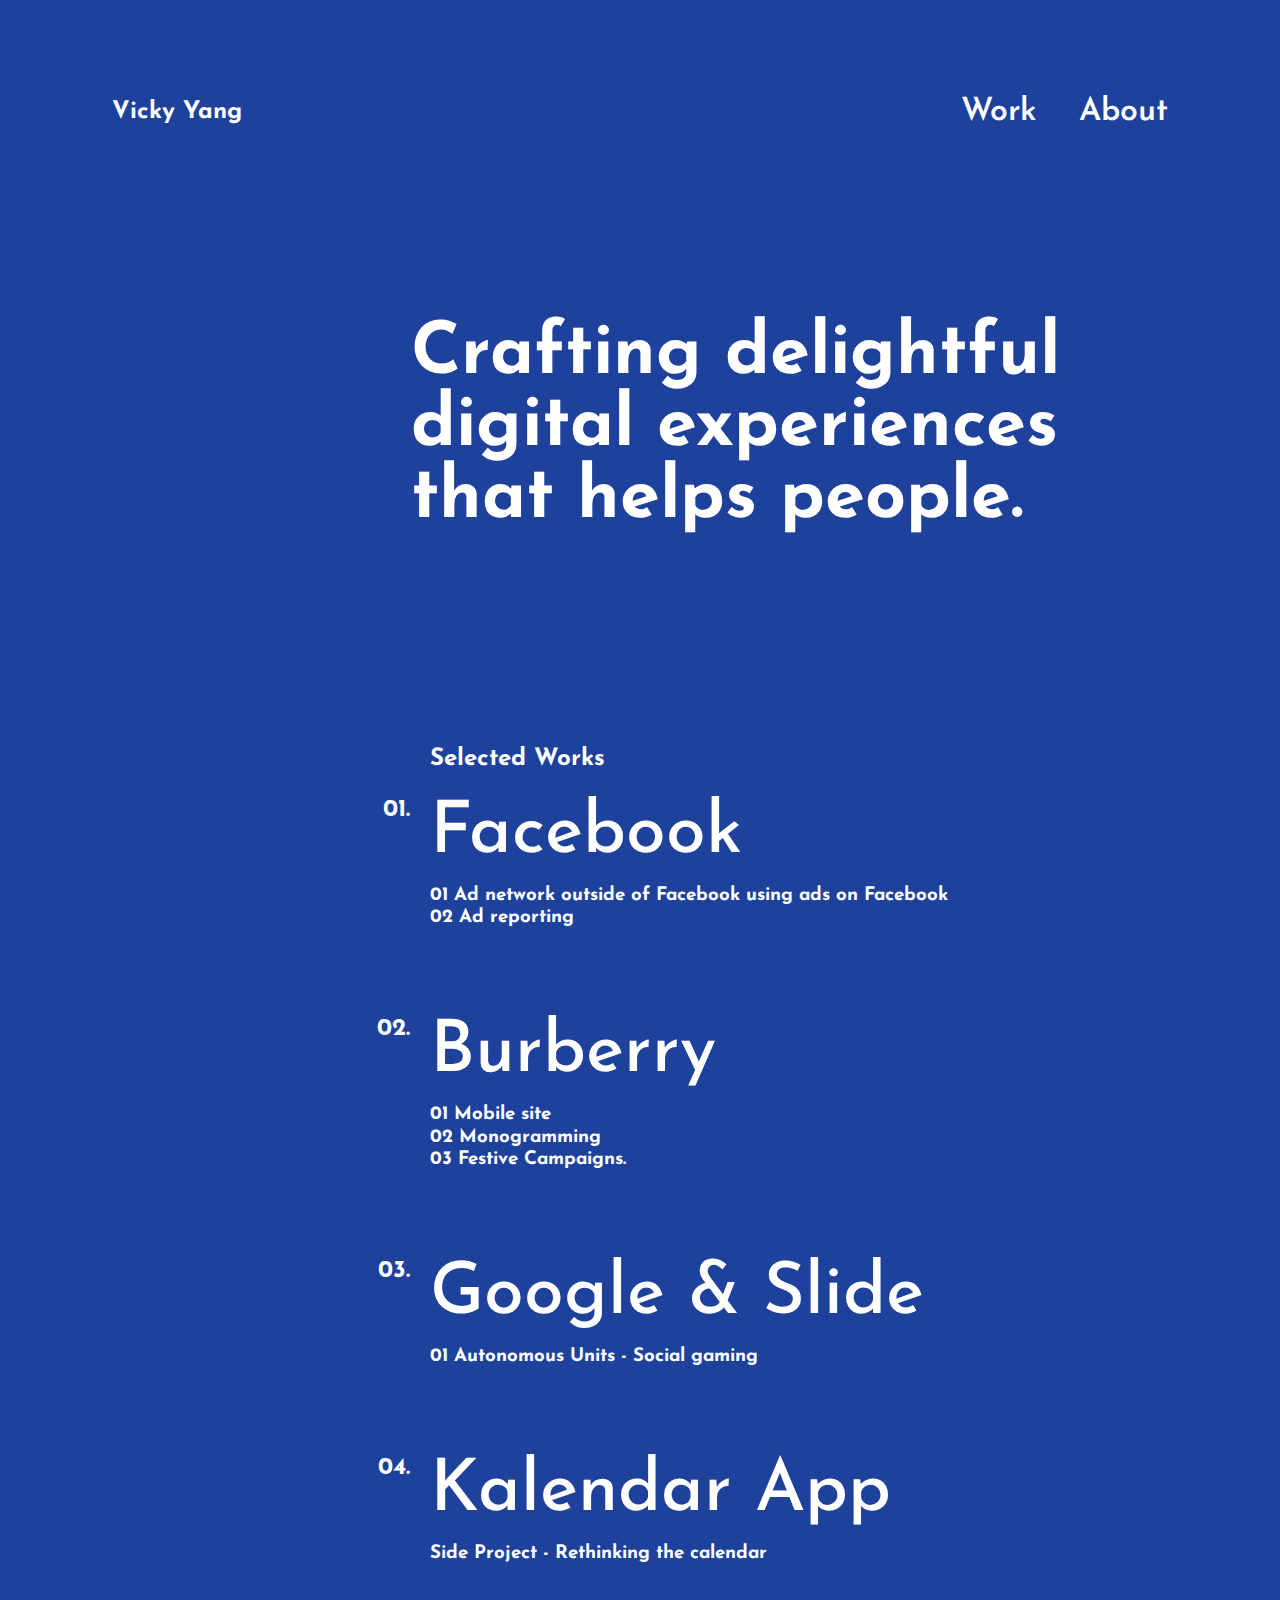
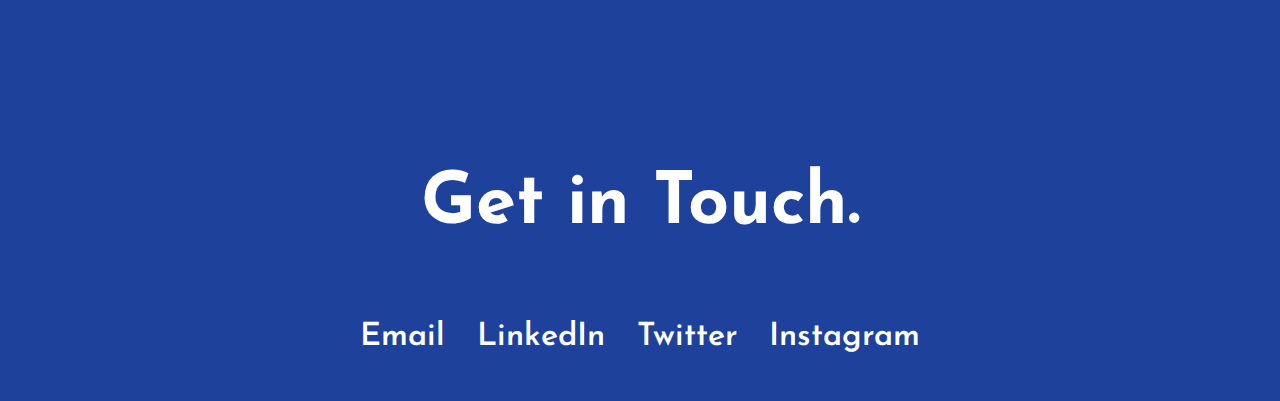
<file: index.html>
<!DOCTYPE html>

<html>
<head>
	<title>Vicky Yang</title>

	<link rel="stylesheet" type="text/css" href="assets/css/main.css">
</head>
<body>
	<header>

		<h2>Vicky Yang</h2>

		<nav>
			<a href="index.html">Work</a>
			<a href="about.html">About</a>			
		</nav>
	</header>

	<section class="quote">
		<h1>Crafting delightful digital experiences that helps people.</h1>
	</section>

	<section class="selected_works">
		<h2>Selected Works</h2>	
	</section>

	<section class="project">

		<div class="left_content">
			<h2>01.</h2>
		</div>

		<div class="right_content">
			<a href="project_facebook_ad.html">Facebook</a>
			<h3>01 Ad network outside of Facebook using ads on Facebook <br> 
			02 Ad reporting</h3>
		</div>
	</section>	


	<section class="project">


		<div class="left_content">
			<h2>02.</h2>
		</div>

		<div class="right_content">
			<a href="project_burberry.html">Burberry</a>
			<h3>01 Mobile site<br>
			02 Monogramming<br>
			03 Festive Campaigns.</h3>
		</div>

	</section>

	<section class="project">

		<div class="left_content">
			<h2>03.</h2>
		</div>	
		
		<div class="right_content">
			<a href="project_google.html">Google & Slide</a>
			<h3>01 Autonomous Units - Social gaming</h3>
		</div>

	</section>

	<section class="project">
	<div class="left_content">
		<h2>04.</h2>
	</div>
		
		<div class="right_content">
			<a href="project_side_kalendar">Kalendar App</a>
			<h3>Side Project - Rethinking the calendar</h3>
		</div>

	</section>

	<section class="get_in_touch">
		<h1>Get in Touch.</h1>
	</section>

	
	<footer>
		<a href="mailto:viccivicky@gamil.com">Email</a>
		<a href="https://www.linkedin.com/in/lemonicce/">LinkedIn</a>
		<a href="https://twitter.com/VicciVicky">Twitter</a>
		<a href="https://www.instagram.com/vicci/">Instagram</a>
	</footer>
	

</body>
</html>
</file>
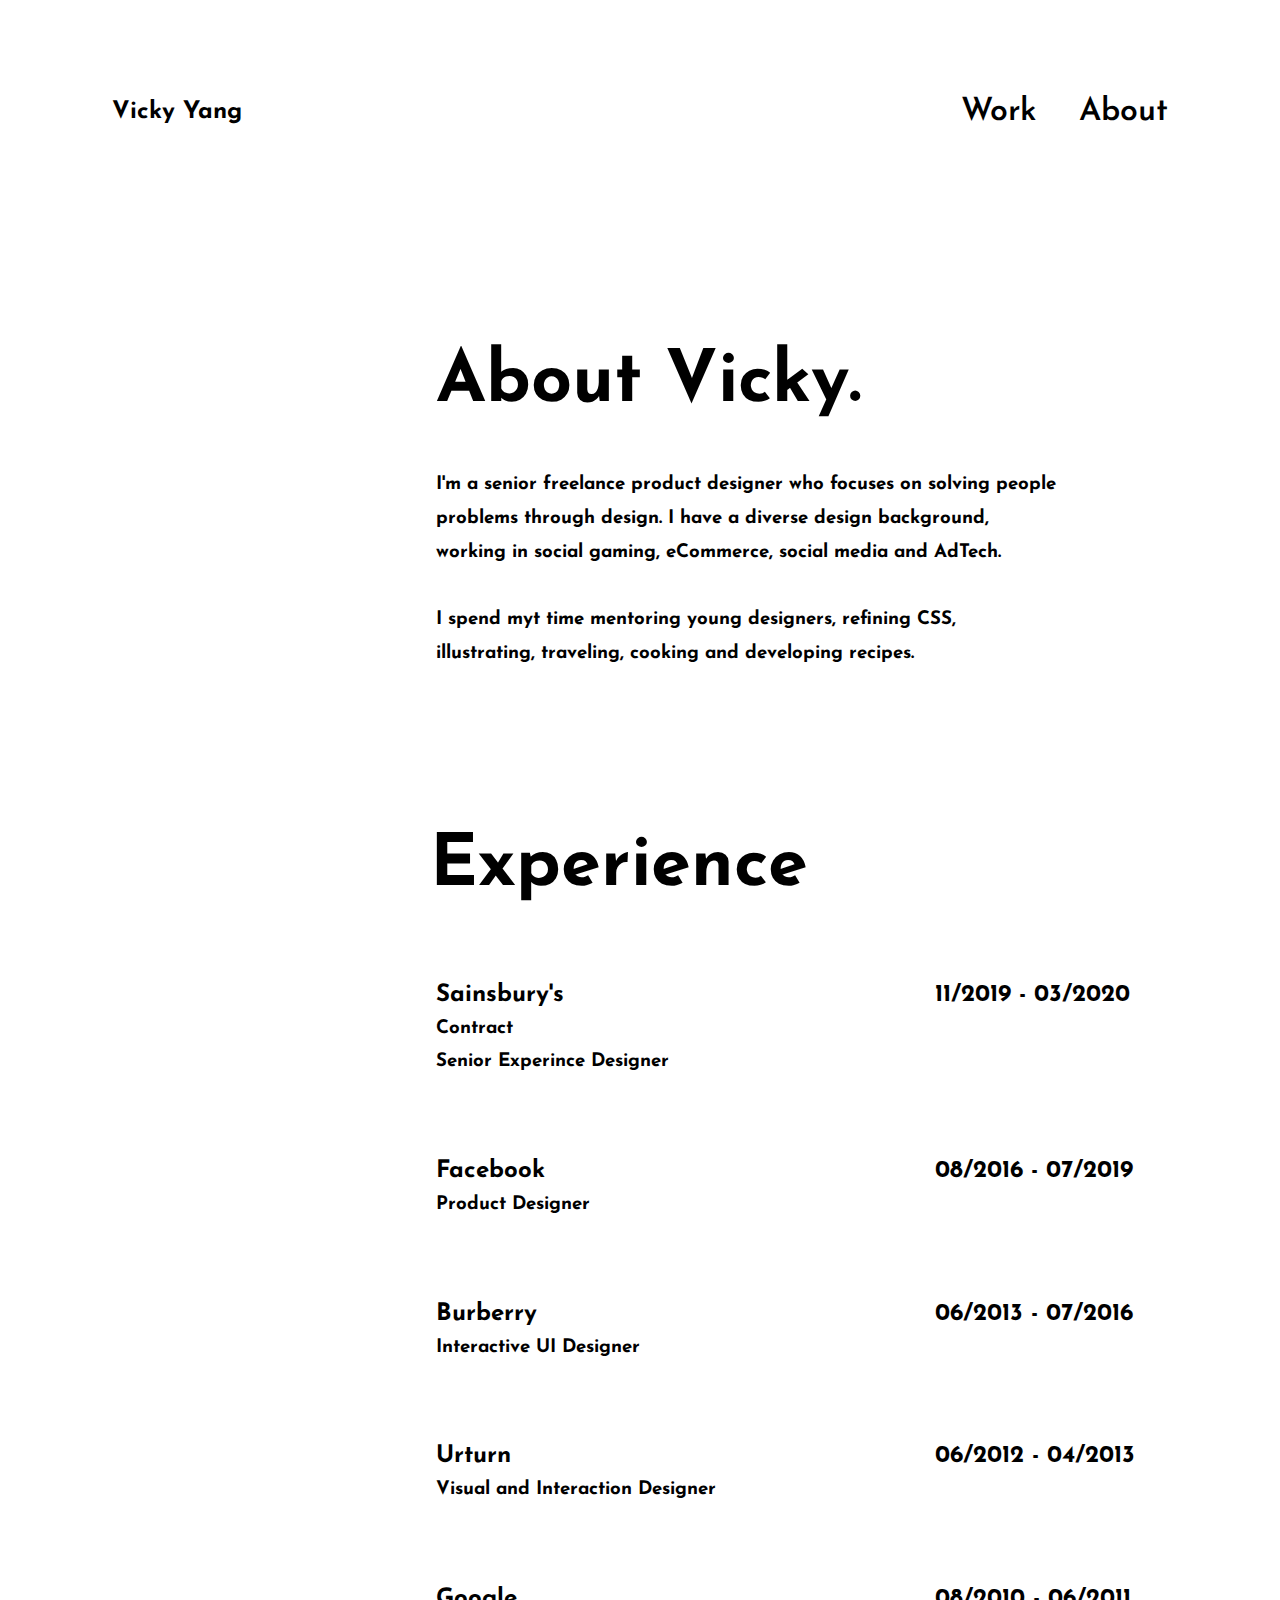
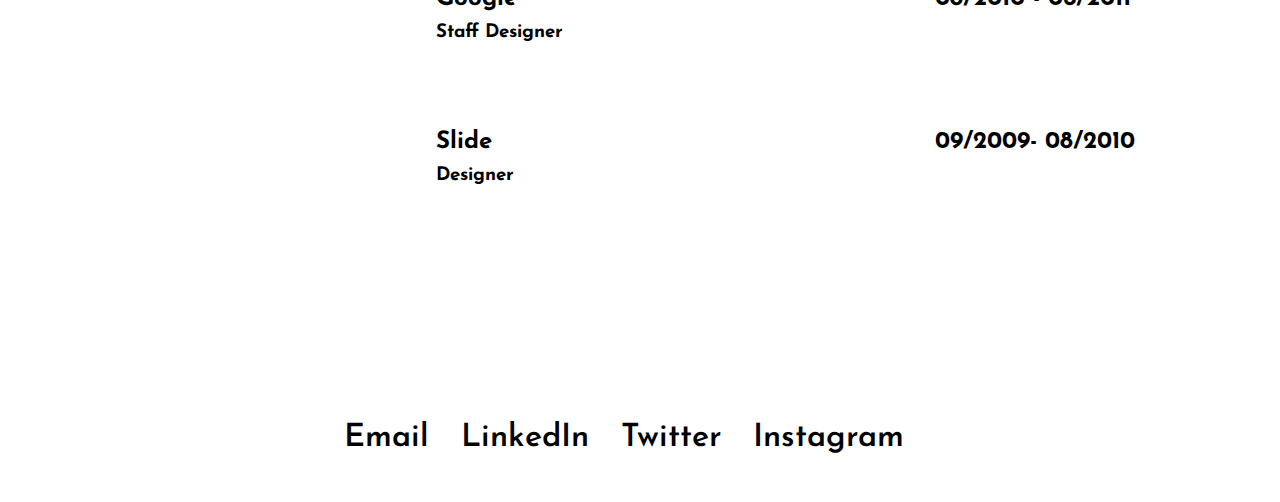
<file: about.html>
<!DOCTYPE html>

<html>
<head>
	<title class="about_title">Vicky Yang</title>

	<link rel="stylesheet" type="text/css" href="assets/css/main.css">
</head>

<body class="about_body">
	<header>
		<h2>Vicky Yang</h2>

		<nav>
			<a class="about_a" href="index.html">Work</a>
			<a class="about_a" href="about.html">About</a>			
		</nav>
	</header>

	<section class="about_me">
		<h1>About Vicky.</h1>
		<h3>I'm a senior freelance product designer who focuses on solving people problems through design. I have a diverse design background, working in social gaming, eCommerce, social media and AdTech.<br>

		<br>I spend myt time mentoring young designers, refining CSS, illustrating, traveling, cooking and developing recipes.
		</h3>
	</section>


	<section class="experience">
		<h1>Experience</h1>	
	</section>


	<section class="work-history">

			<h2 class="compnay">Sainsbury's</h2>
			<h2 class="dates">11/2019 - 03/2020</h2>
			<h3>Contract <br> Senior Experince Designer</h3>

	</section>

	<section class="work-history">


			<h2 class="compnay">Facebook</h2>
			<h2 class="dates">08/2016 - 07/2019</h2>			
			<h3>Product Designer</h3>


	</section>


	<section class="work-history">

			<h2 class="compnay">Burberry</h2>
			<h2 class="dates">06/2013 - 07/2016</h2>			
			<h3>Interactive UI Designer</h3>


	</section>


	<section class="work-history">

			<h2 class="compnay">Urturn</h2>
			<h2 class="dates">06/2012 - 04/2013</h2>			
			<h3>Visual and Interaction Designer</h3>

	</section>


	<section class="work-history">

			<h2 class="compnay">Google</h2>
			<h2 class="dates">08/2010 - 06/2011</h2>			
			<h3>Staff Designer</h3>

	</section>


	<section class="work-history">

			<h2 class="compnay">Slide</h2>
			<h2 class="dates">09/2009- 08/2010</h2>			
			<h3>Designer</h3>

	</section>




	<footer class="about_footer">
		<a href="mailto:viccivicky@gamil.com">Email</a>
		<a href="https://www.linkedin.com/in/lemonicce/">LinkedIn</a>
		<a href="https://twitter.com/VicciVicky">Twitter</a>
		<a href="https://www.instagram.com/vicci/">Instagram</a>
	</footer>

</body>

</html>
</file>
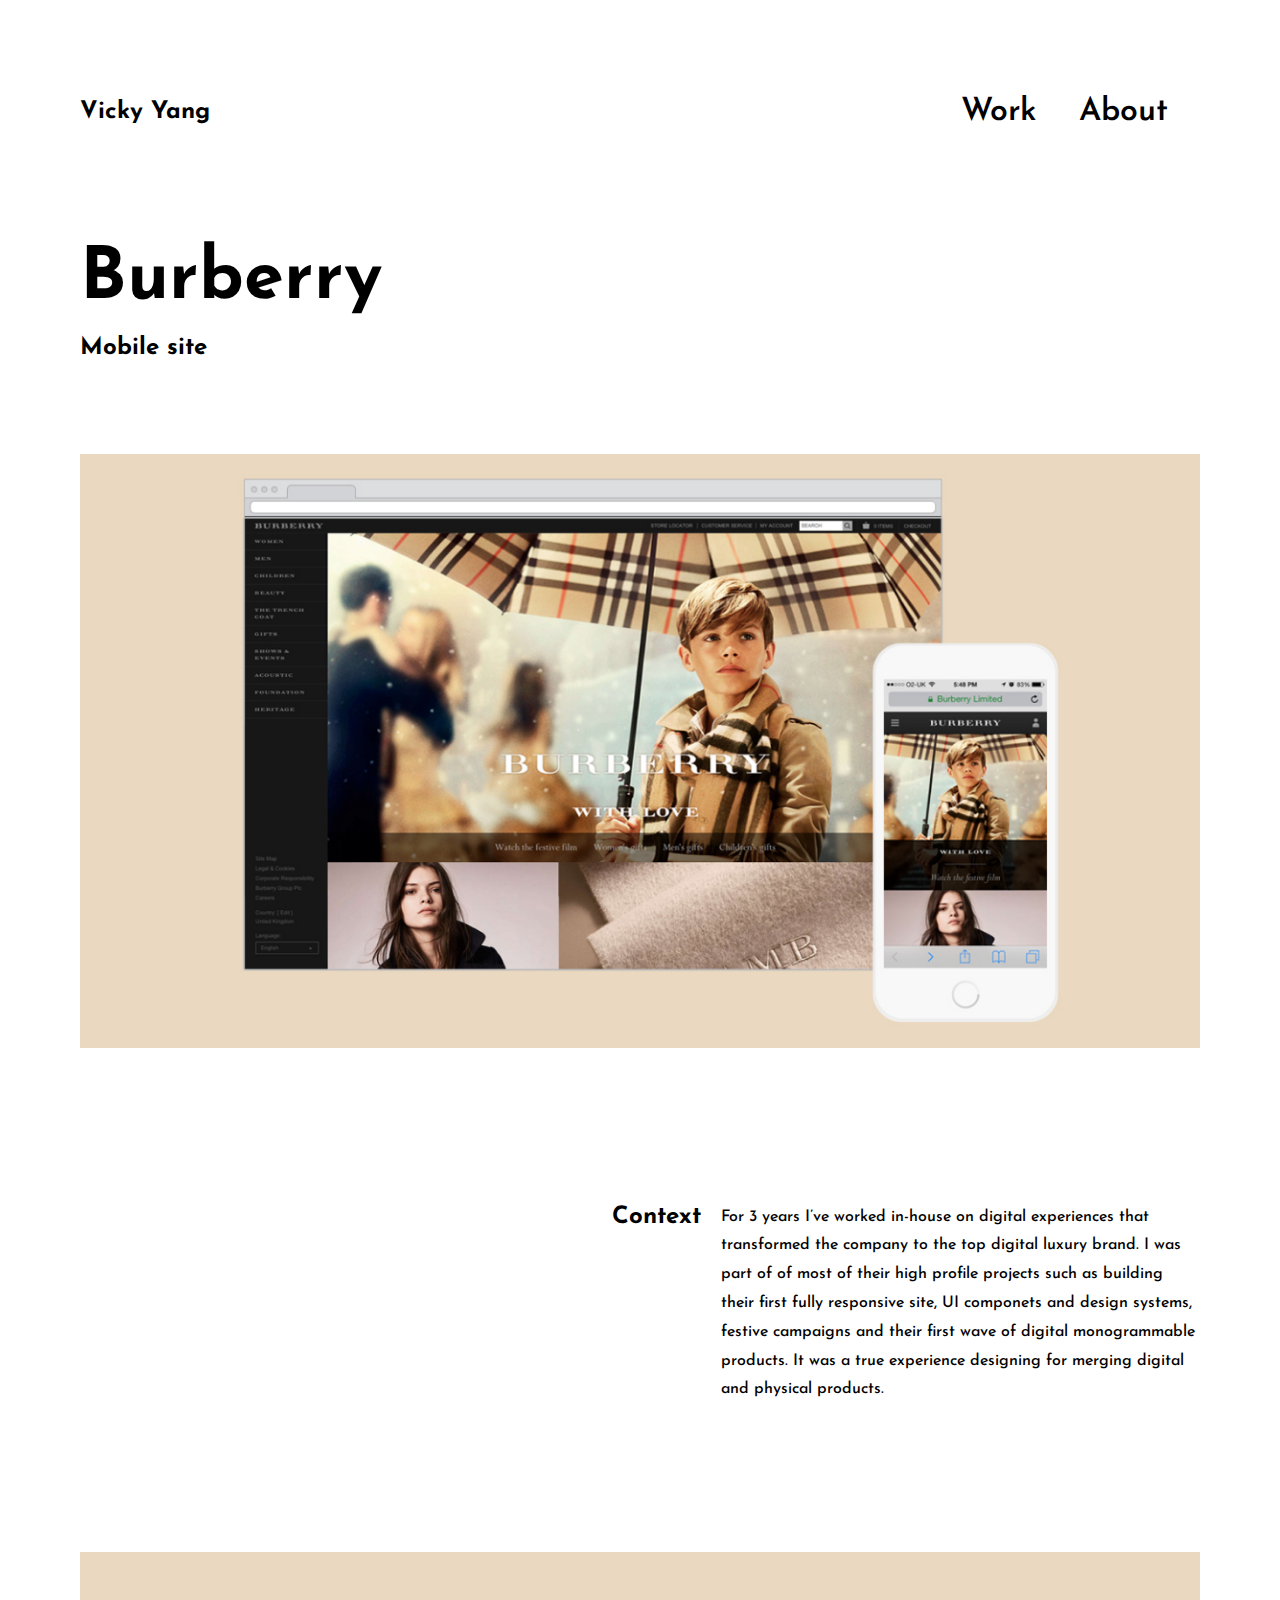
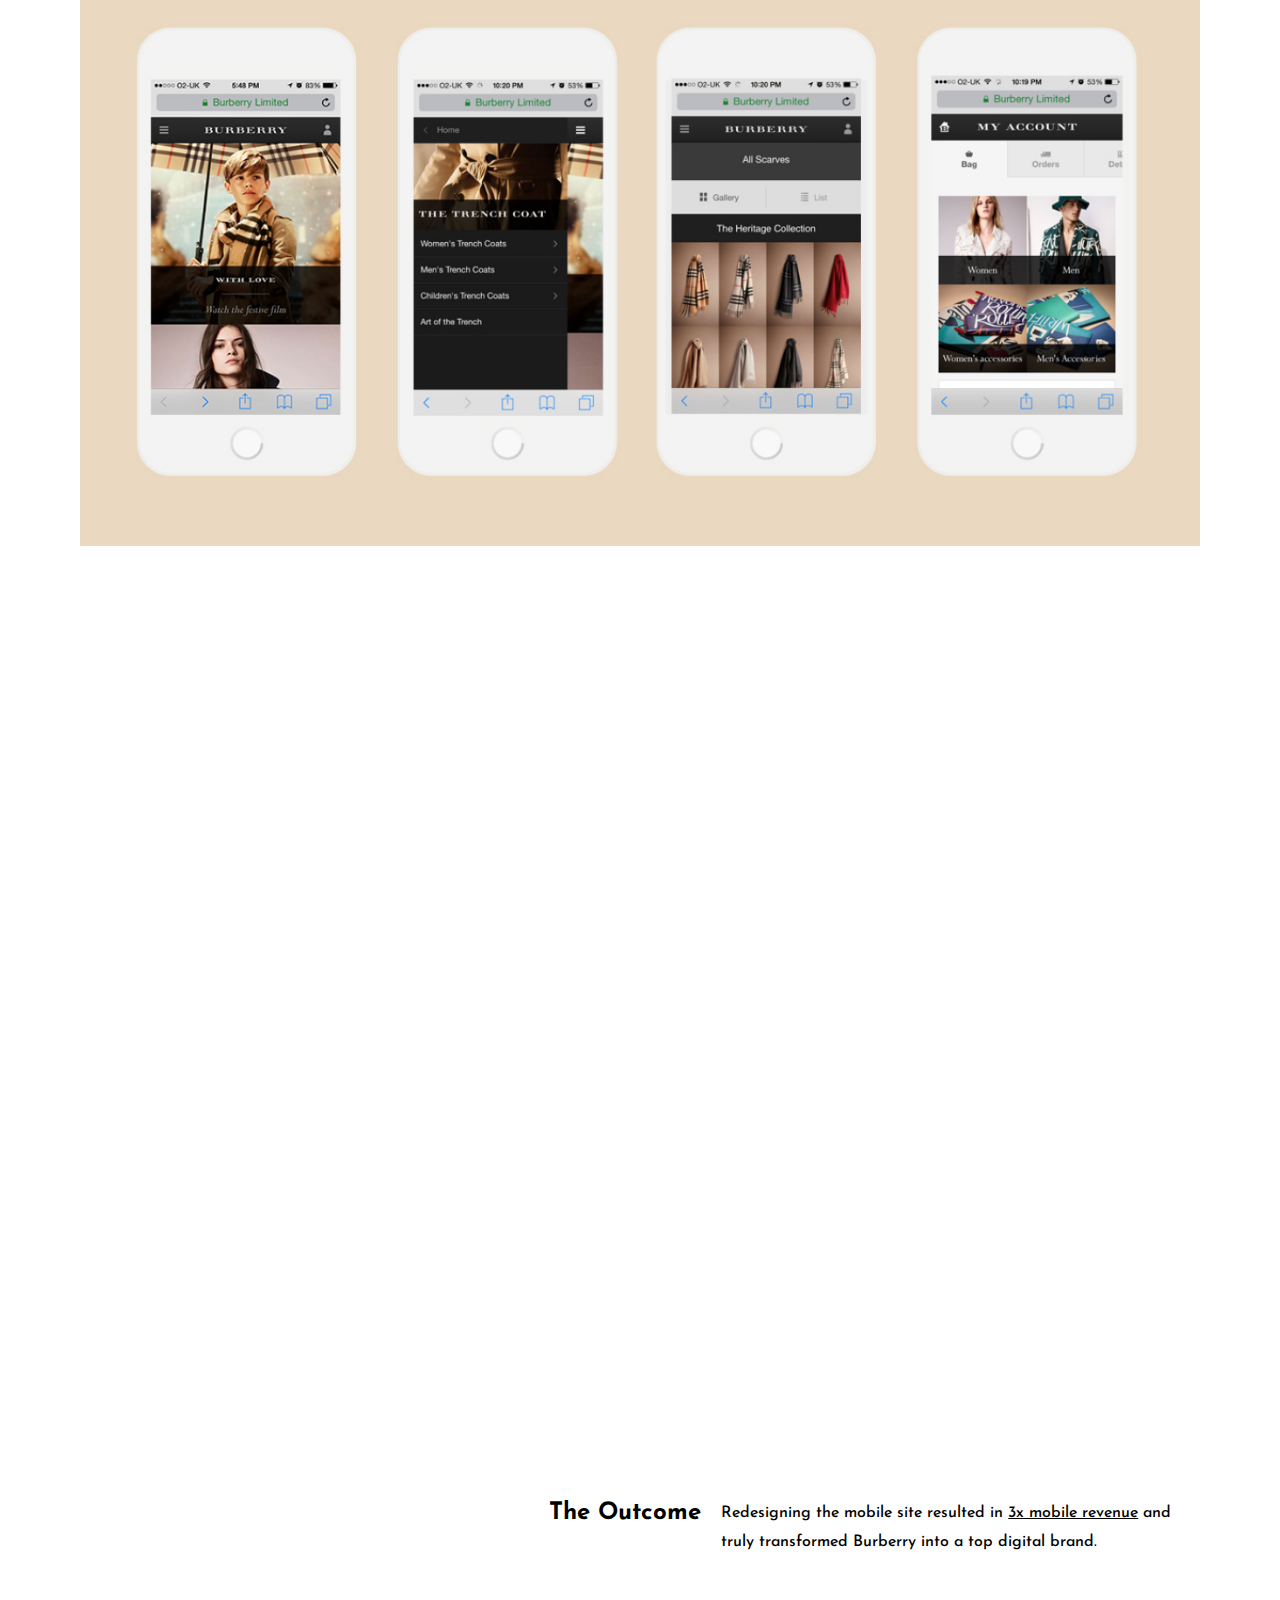
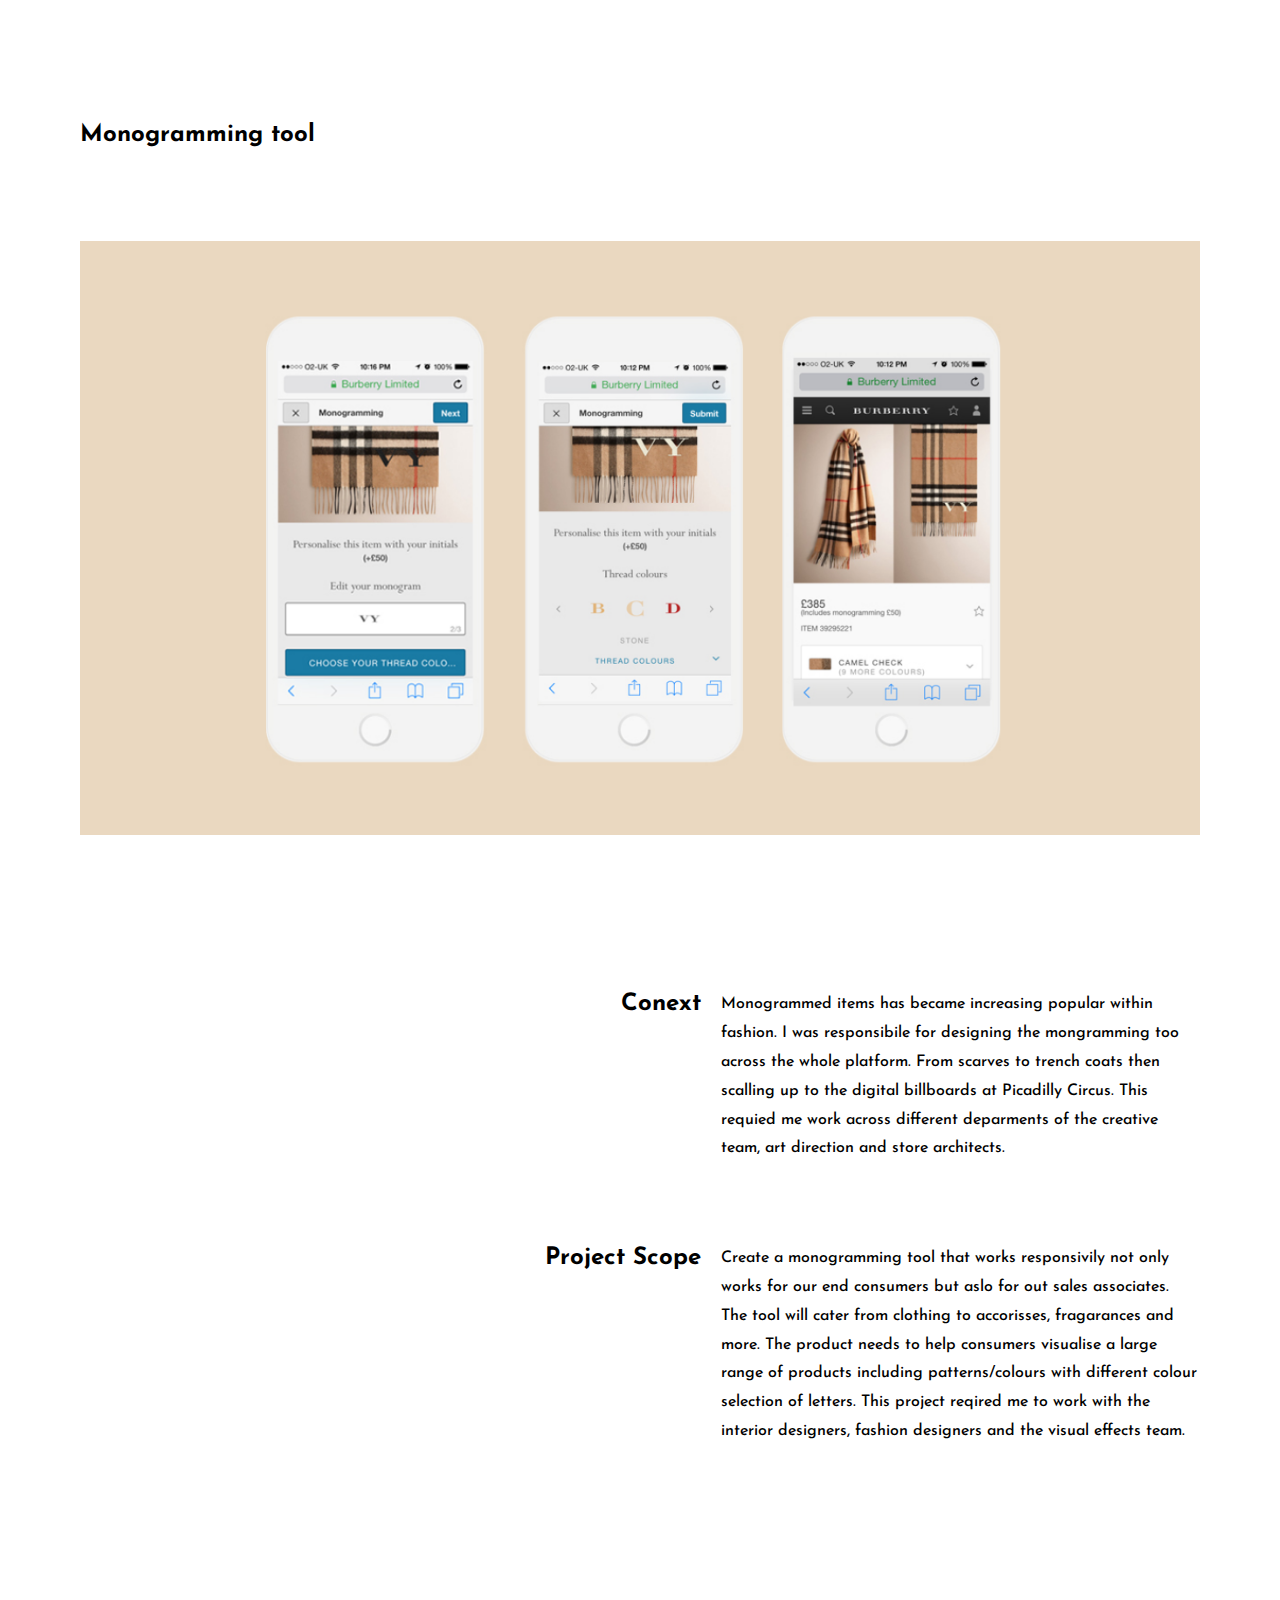
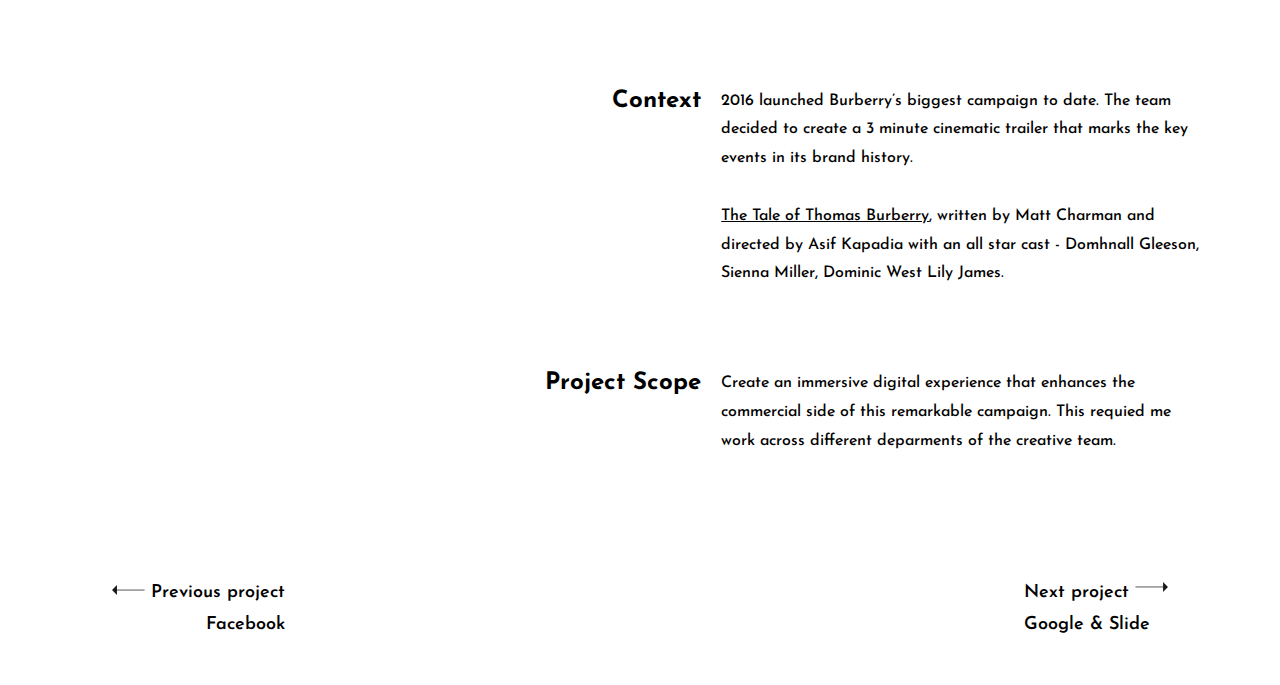
<file: project_burberry.html>
<!DOCTYPE html>

<html>
<head>
	<title>Vicky Yang</title>

	<link rel="stylesheet" type="text/css" href="assets/css/projects.css">
</head>


<body>
	<header>

		<h2>Vicky Yang</h2>

		<nav>
			<a href="index.html">Work</a>
			<a href="about.html">About</a>			
		</nav>
	</header>


	<section class="project_title">	
		<h1>Burberry</h1>
		<h2>Mobile site</h2>
	</section>


	<section class="project_img_single">
		<img src="assets/images/burberry_1.png" alt="">
	</section>


	<main class="project">

	<div class="project_title">	
		<h2>Context</h2>
	</div>	

	<div class="project_text">
		<p>For 3 years I’ve worked in-house on digital experiences that transformed the company to the top digital luxury brand. I was part of of most of their high profile projects such as building their first fully responsive site, UI componets and design systems, festive campaigns and their first wave of digital monogrammable products. It was a true experience designing for merging digital and physical products.</p>
	</div>

	</main>


	<section class="project_img_single">
		<img src="assets/images/burberry_2.png" alt="">
	</section>


	<main class="project">
         <div  class="video_wrapper">
		<iframe title="vimeo-player" src="https://player.vimeo.com/video/115267233" width="1100" height="720" frameborder="0" allowfullscreen></iframe>
         </div>		
	</main>	



	<main class="project">

	<div class="project_title">
		<h2>The Outcome</h2>
	</div>	

	<div class="project_text">
		<p>Redesigning the mobile site resulted in <a class="inline_link" href="https://digiday.com/marketing/burberry-became-top-digital-luxury-brand/">3x mobile revenue</a> and truly transformed Burberry into a top digital brand.</p>
	</div>

	</main>


	<section class="project_title">	
		<h2>Monogramming tool</h2>
	</section>	

	<section class="project_img_single">
		<img src="assets/images/burberry_3.png" alt="">
	</section>	

	<main class="project">

	<div class="project_title">
		<h2>Conext</h2>
	</div>	

	<div class="project_text">
		<p>Monogrammed items has became increasing popular within fashion. I was responsibile for designing the mongramming too across the whole platform. From scarves to trench coats then scalling up to the digital billboards at Picadilly Circus. This requied me work across different deparments of the creative team, art direction and store architects. 
		</p>
	</div>

	</main>	



	<main class="project">

	<div class="project_title">
		<h2>Project Scope</h2>
	</div>	

	<div class="project_text">
		<p>Create a monogramming tool that works responsivily not only works for our end consumers but aslo for out sales associates. The tool will cater from clothing to accorisses, fragarances and more. The product needs to help consumers visualise a large range of products including patterns/colours with different colour selection of letters. This project reqired me to work with the interior designers, fashion designers and the visual effects team.
		</p>
	</div>

	
	</main>	



	<main class="project">
         <div  class="video_wrapper">
			<iframe src="https://player.vimeo.com/video/140110372" width="1100" height="720" frameborder="0" allow="autoplay; fullscreen" allowfullscreen></iframe>
         </div>		
	</main>		




	<section class="project_title">	
		<h2>Festive Campaign</h2>
	</section>		



	<main class="project">
         <div  class="video_wrapper">
			<iframe title="vimeo-player" src="https://player.vimeo.com/video/266261577" width="1100" height="720" frameborder="0" allowfullscreen></iframe>
         </div>		
	</main>		


	<main class="project">

	<div class="project_title">
		<h2>Context</h2>
	</div>	

		<div class="project_text">
			<p>2016 launched Burberry’s biggest campaign to date. The team decided to create a 3 minute cinematic trailer that marks the key events in its brand history. <br> 
			<br><a class="inline_link" href="https://www.youtube.com/watch?v=6D5IZtDCS5c">The Tale of Thomas Burberry</a>, written by Matt Charman and directed by Asif Kapadia with an all star cast -  Domhnall Gleeson, Sienna Miller, Dominic West Lily James.  
			</p>
		</div>

	</main>

	<main class="project">

	<div class="project_title">
		<h2>Project Scope</h2>
	</div>	

	<div class="project_text">
		<p>Create an immersive digital experience that enhances the commercial side of this remarkable campaign. This requied me work across different deparments of the creative team.
		</p>
	</div>

	</main>				


	<footer>
		<div class="pagination">
			<ul>
				<li class="left">
                      <a href="project_facebook_ad.html">
                       <img class="arrow_left" src="assets/images/arrow-left.svg"> 
                        Previous project<br>
                        Facebook
                      </a>
                </li>
					<li class="right">
                       <a href="project_google.html">
                        Next project
                        <img class="arrow_right" src="assets/images/arrow-right.svg">
                        <br>Google & Slide
                   </a>
               </li>
			</ul>
		</div>
	</footer>



</body>
</html>
</file>
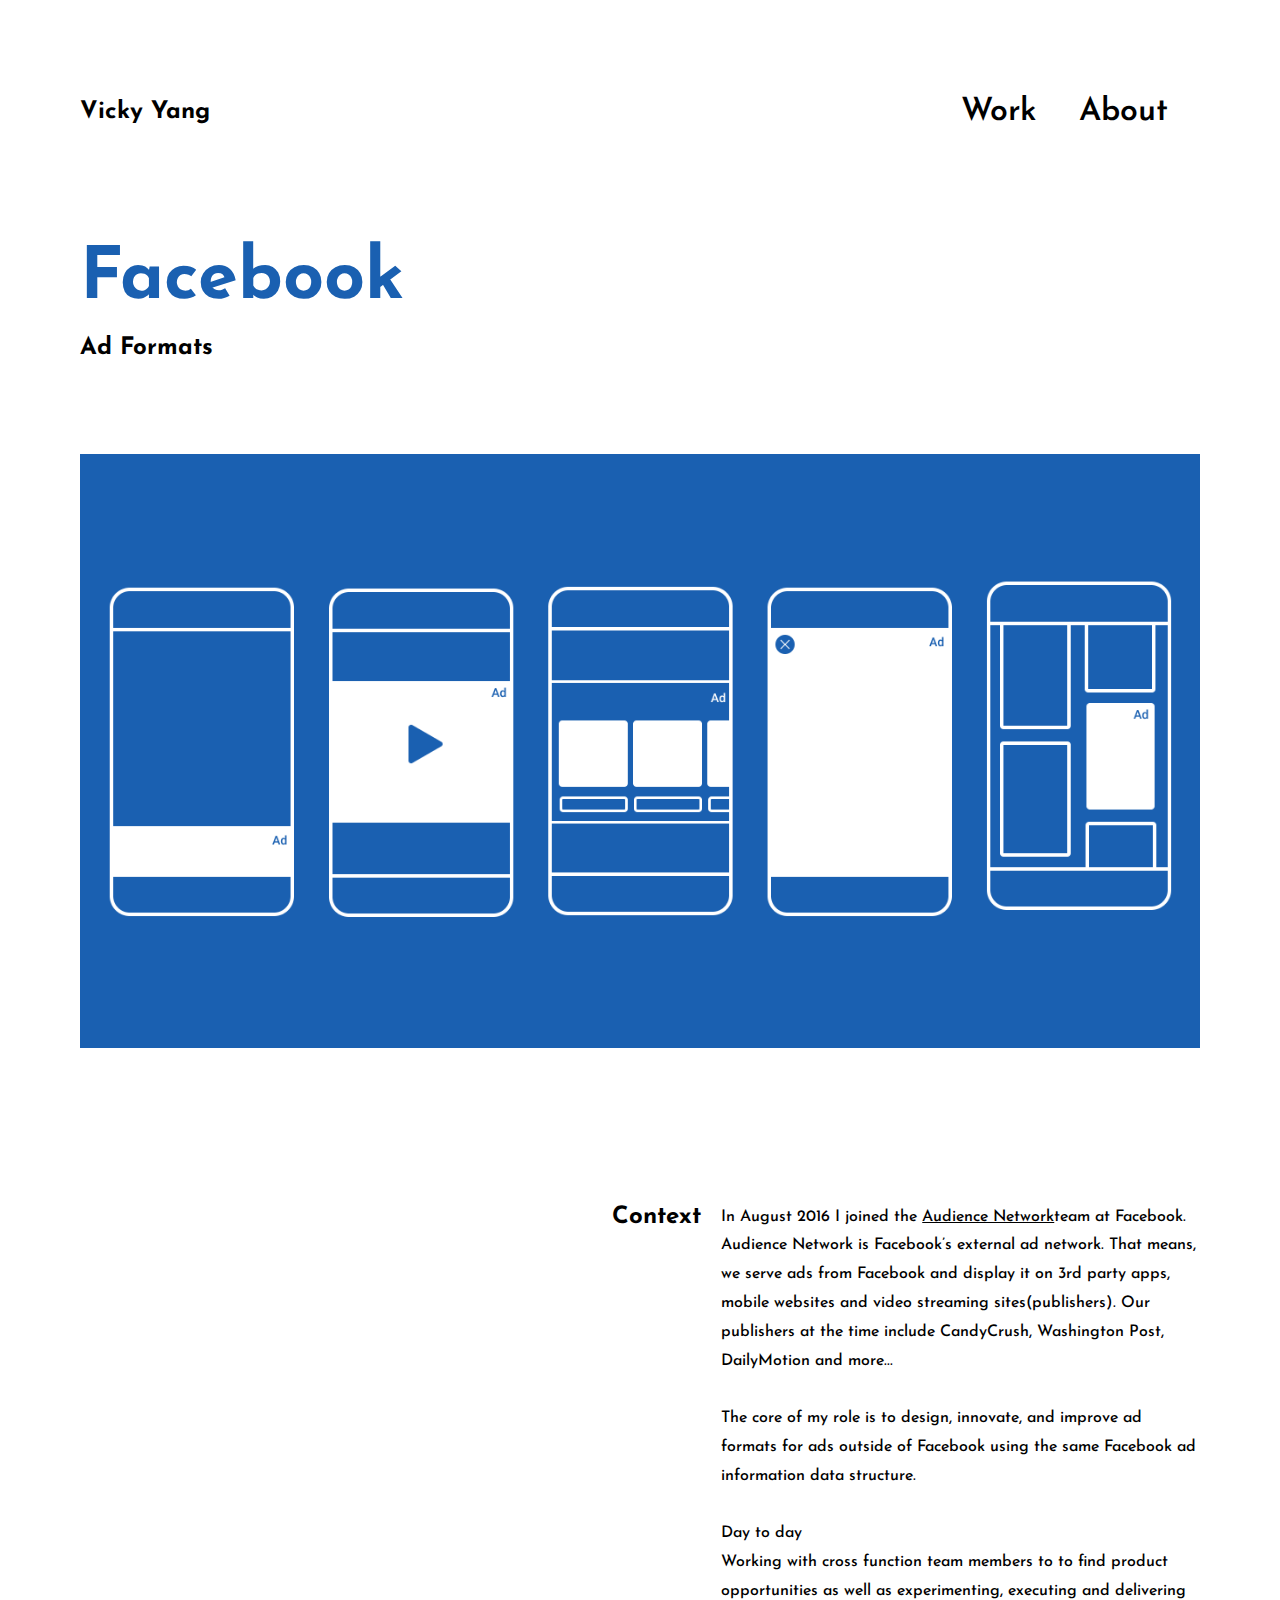
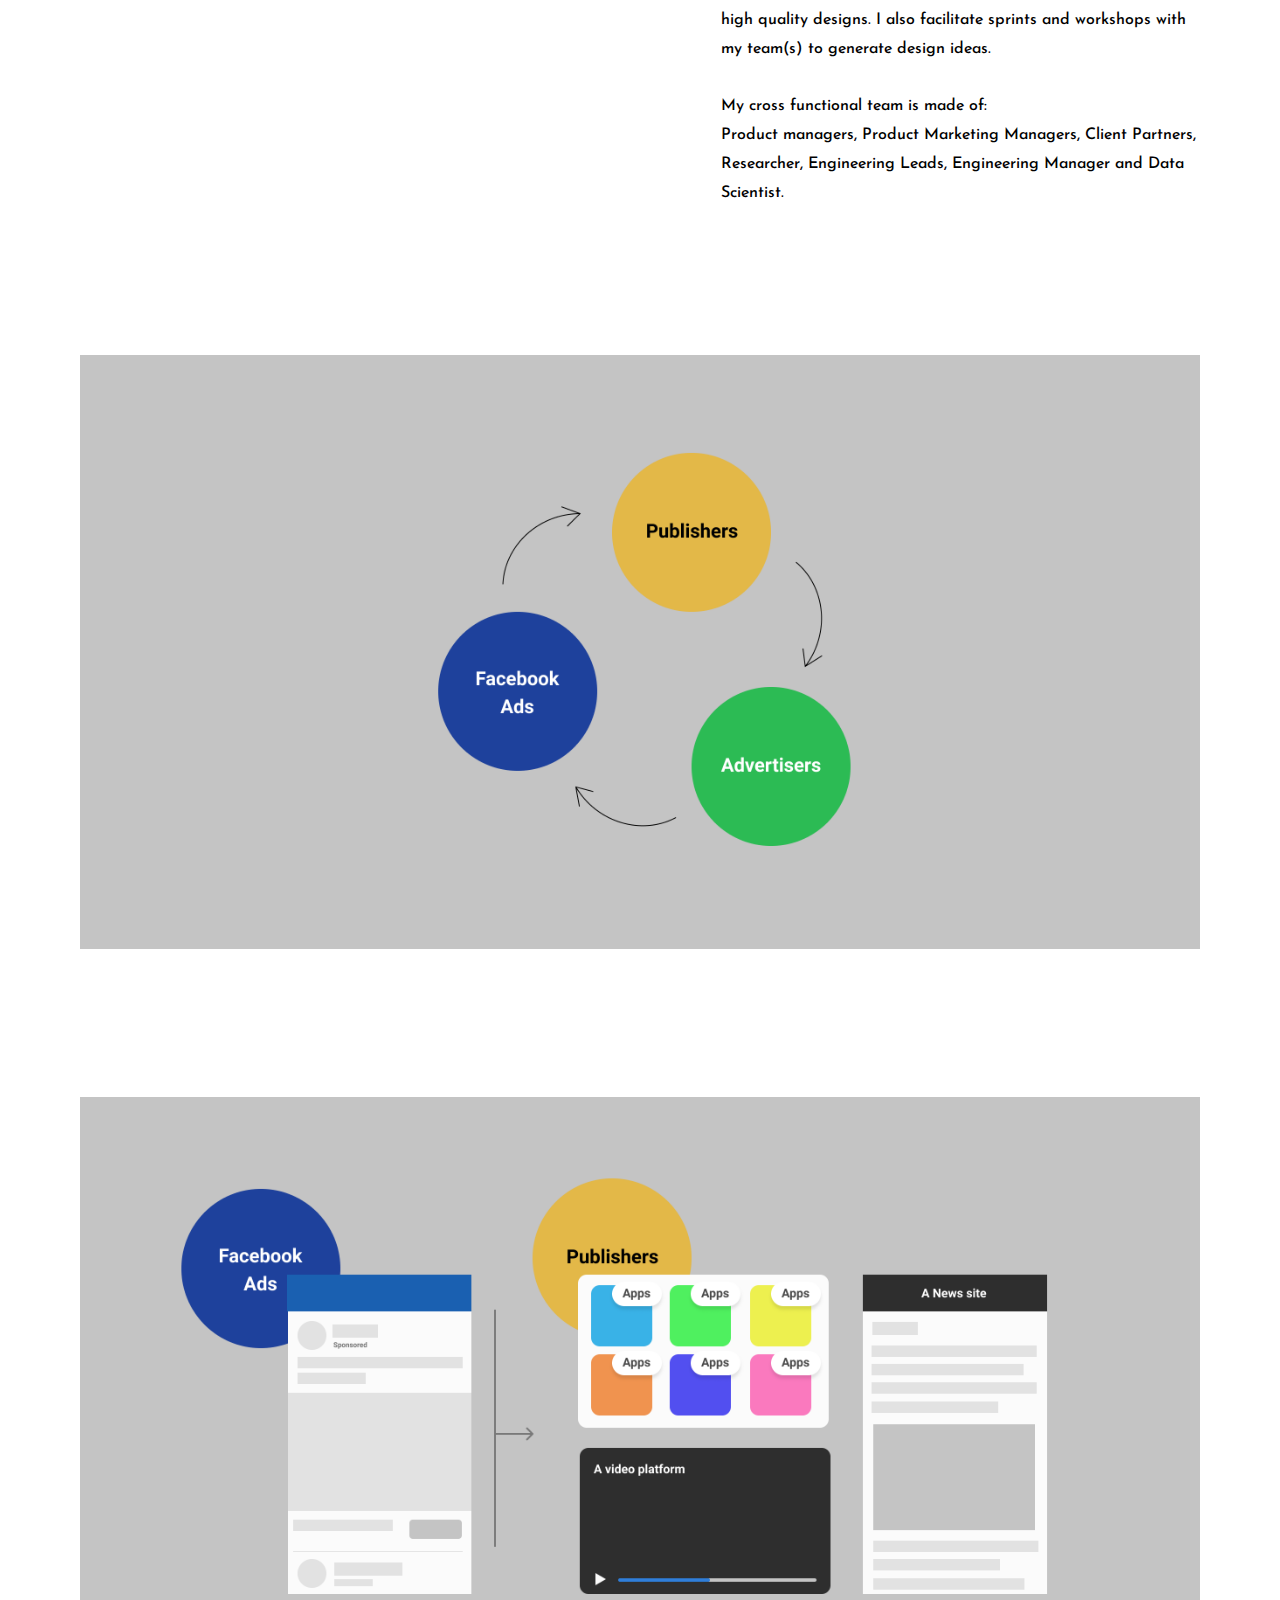
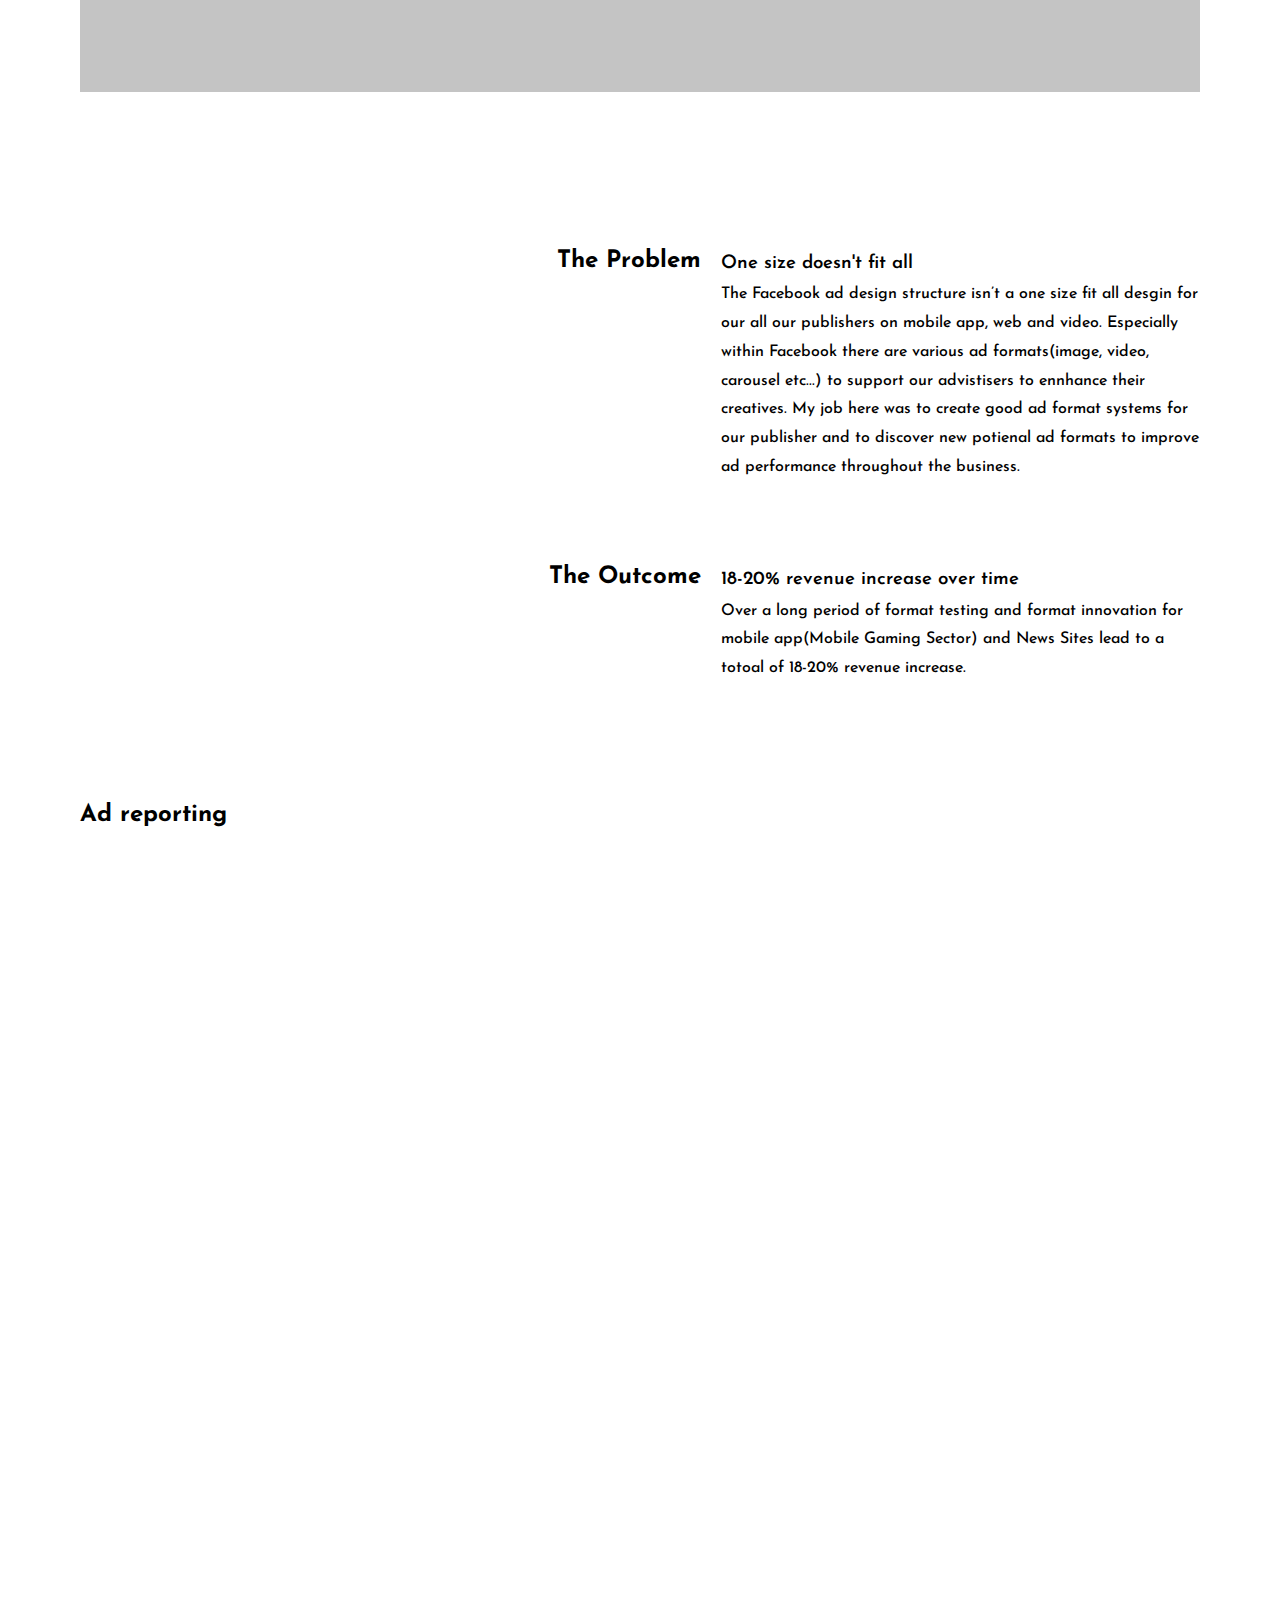
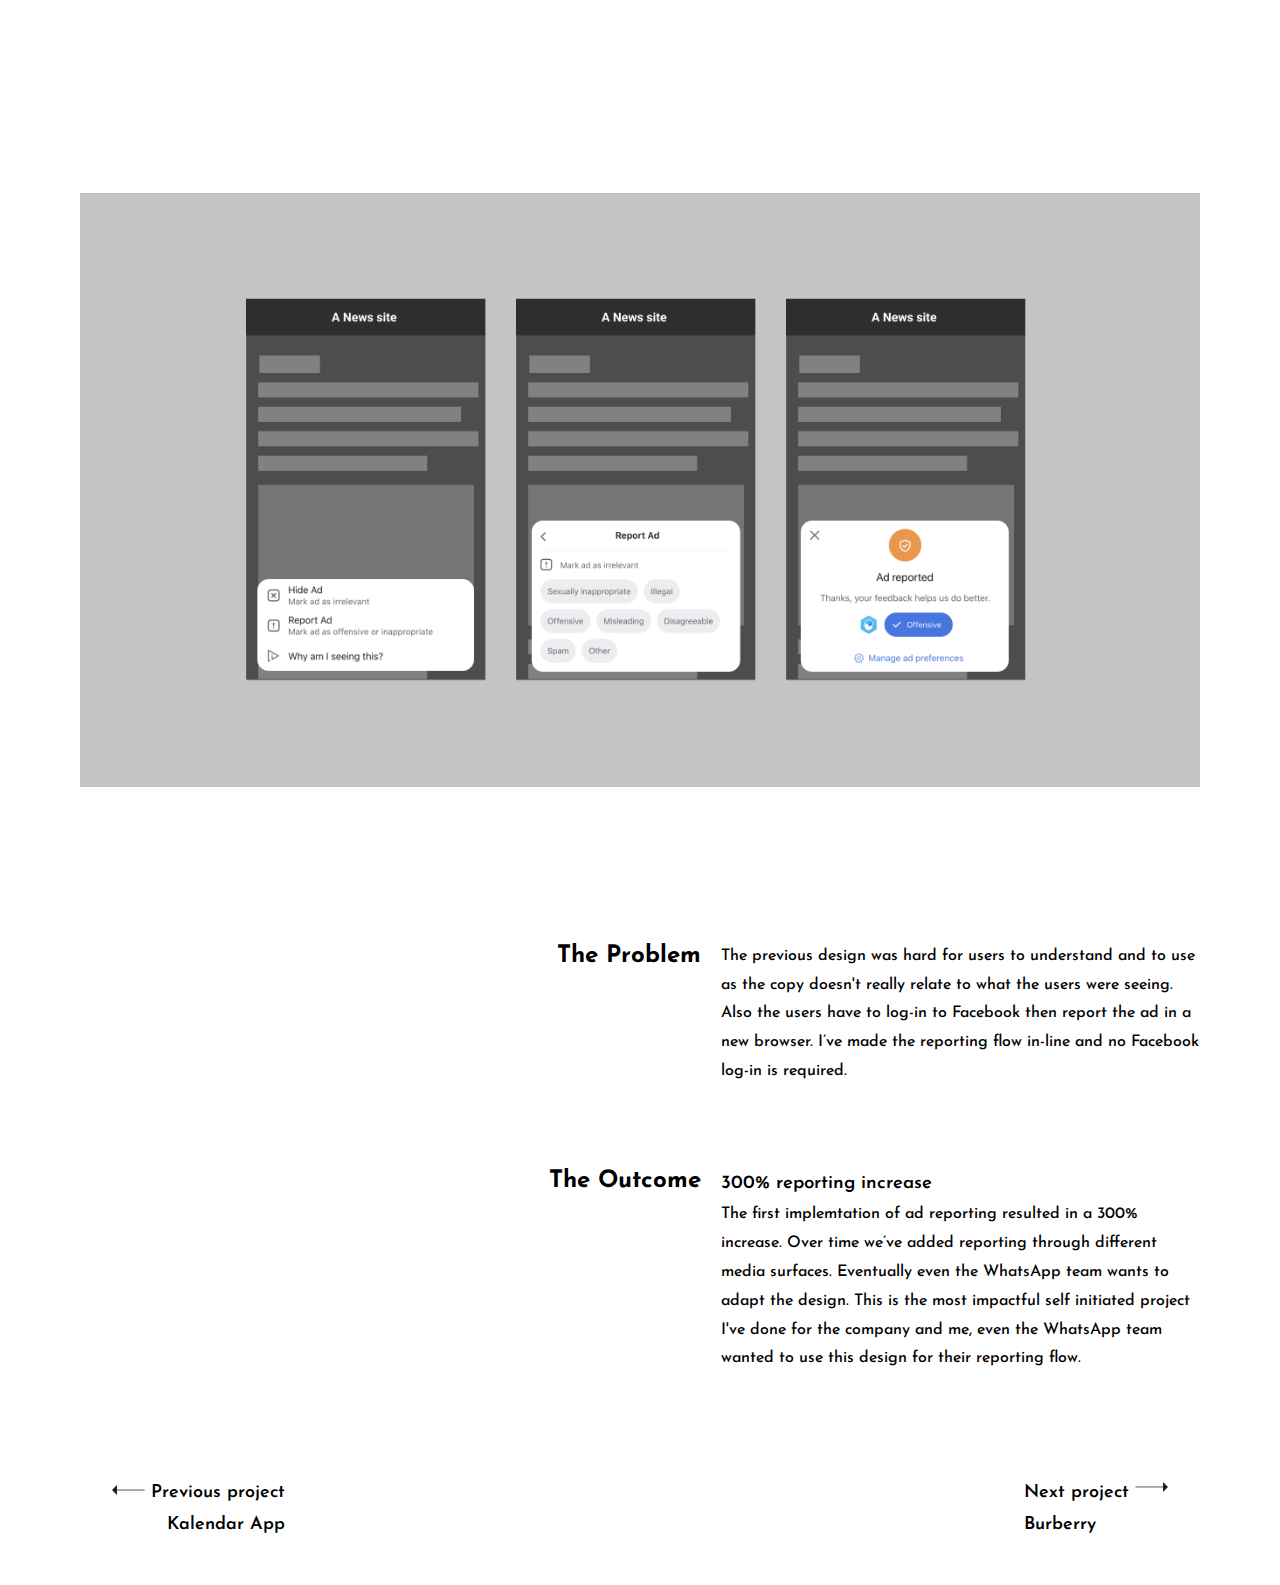
<file: project_facebook_ad.html>
<!DOCTYPE html>

<html>
<head>
	<title>Vicky Yang</title>

	<link rel="stylesheet" type="text/css" href="assets/css/projects.css">
</head>
<body>
	<header>

		<h2>Vicky Yang</h2>

		<nav>
			<a href="index.html">Work</a>
			<a href="about.html">About</a>			
		</nav>
	</header>


	<section class="project_title">	
		<h1 id="fb_title">Facebook</h1>
		<h2>Ad Formats</h2>
	</section>


	<section class="project_img_single">
		<img src="assets/images/AN_diagram_0.png" alt="">
	</section>	


	<main class="project">

	<div class="project_title">
		<h2>Context</h2>
	</div>	

		<div class="project_text">
			<p>
			In August 2016 I joined the <a class= "inline_link" href="https://www.facebook.com/audiencenetwork">Audience Network</a>team at Facebook. Audience Network is Facebook’s external ad network. That means, we serve ads from Facebook and display it on 3rd party apps, mobile websites and video streaming sites(publishers). Our publishers at the time include CandyCrush, Washington Post, DailyMotion and more...<br>

			<br>The core of my role is to design, innovate, and improve ad formats for ads outside of Facebook using the same Facebook ad information data structure.<br>

			<br>Day to day

			<br>Working with cross function team members to  to find product opportunities as well as experimenting, executing and delivering high quality designs. I also facilitate sprints and workshops with my team(s) to generate design ideas.<br>

			<br>My cross functional team is made of:<br>
			Product managers, Product Marketing Managers, Client Partners, Researcher, Engineering Leads, Engineering Manager and Data Scientist.<br>			
			</p>
		</div>

	</main>	


	<section class="project_img_single">
		<img src="assets/images/AN_diagram_01.png" alt="">
	</section>



	<section class="project_img_single">
		<img src="assets/images/AN_diagram_02.png" alt="">
	</section>

	<main class="project">

		<div class="project_title">
			<h2>The Problem</h2>
		</div>	

		<div class="project_text">
			<h3>One size doesn't fit all</h3>
			<p>
			The Facebook ad design structure isn’t a one size fit all desgin for our all our publishers on mobile app, web and video. Especially within Facebook there are various ad formats(image, video, carousel etc...) to support our advistisers to ennhance their creatives. My job here was to create good ad format systems for our publisher and to discover new potienal ad formats to improve ad performance throughout the business.<br>
			</p>
		</div>

	</main>

	<main class="project">

		<div class="project_title">
			<h2>The Outcome</h2>
		</div>	

		<div class="project_text">
			<h3>18-20% revenue increase over time</h3>
			<p>
			Over a long period of format testing and format innovation for mobile app(Mobile Gaming Sector) and News Sites lead to a totoal of 18-20% revenue increase.
			</p>
		</div>

	</main>	




	<section class="project_title">	
		<h2>Ad reporting</h2>
	</section>


	<main class="project">
         <div  class="video_wrapper">
			<iframe src="https://player.vimeo.com/video/417732927" width="1100" height="720" frameborder="0" allow="autoplay; fullscreen" allowfullscreen></iframe>
         </div>		
	</main>		
 	
		

	<section class="project_img_single">
		<img src="assets/images/AN_diagram_03.png" alt="">
	</section>


	<main class="project">

	<div class="project_title">
		<h2>The Problem</h2>
	</div>	

	<div class="project_text">
		<p>The previous design was hard for users to understand and to use as the copy doesn't really relate to what the users were seeing. Also the users have to log-in to Facebook then report the ad in a new browser.  I’ve made the reporting flow in-line and no Facebook log-in is required.
		</p>
	</div>	

	</main>			


	<main class="project">

	<div class="project_title">
		<h2>The Outcome</h2>
	</div>	

	<div class="project_text">
		<h3>300% reporting increase</h3>
		<p>The first implemtation of ad reporting resulted in a 300% increase. Over time we’ve added reporting through different media surfaces. Eventually even the WhatsApp team wants to adapt the design. This is the most impactful self initiated project I've done for the company and me,  even the WhatsApp team wanted to use this design for their reporting flow.	
		</p>
	</div>

	</main>	





	<footer>
		<div class="pagination">
			<ul>
				<li class="left">
                      <a href="project_side_kalendar.html">
                       <img class="arrow_left" src="assets/images/arrow-left.svg"> 
                        Previous project<br>
                        Kalendar App
                      </a>
                </li>
					<li class="right">
                       <a href="project_burberry.html">
                        Next project
                        <img class="arrow_right" src="assets/images/arrow-right.svg">
                        <br>Burberry
                   </a>
               </li>
			</ul>
		</div>
	</footer>



</body>
</html>
</file>
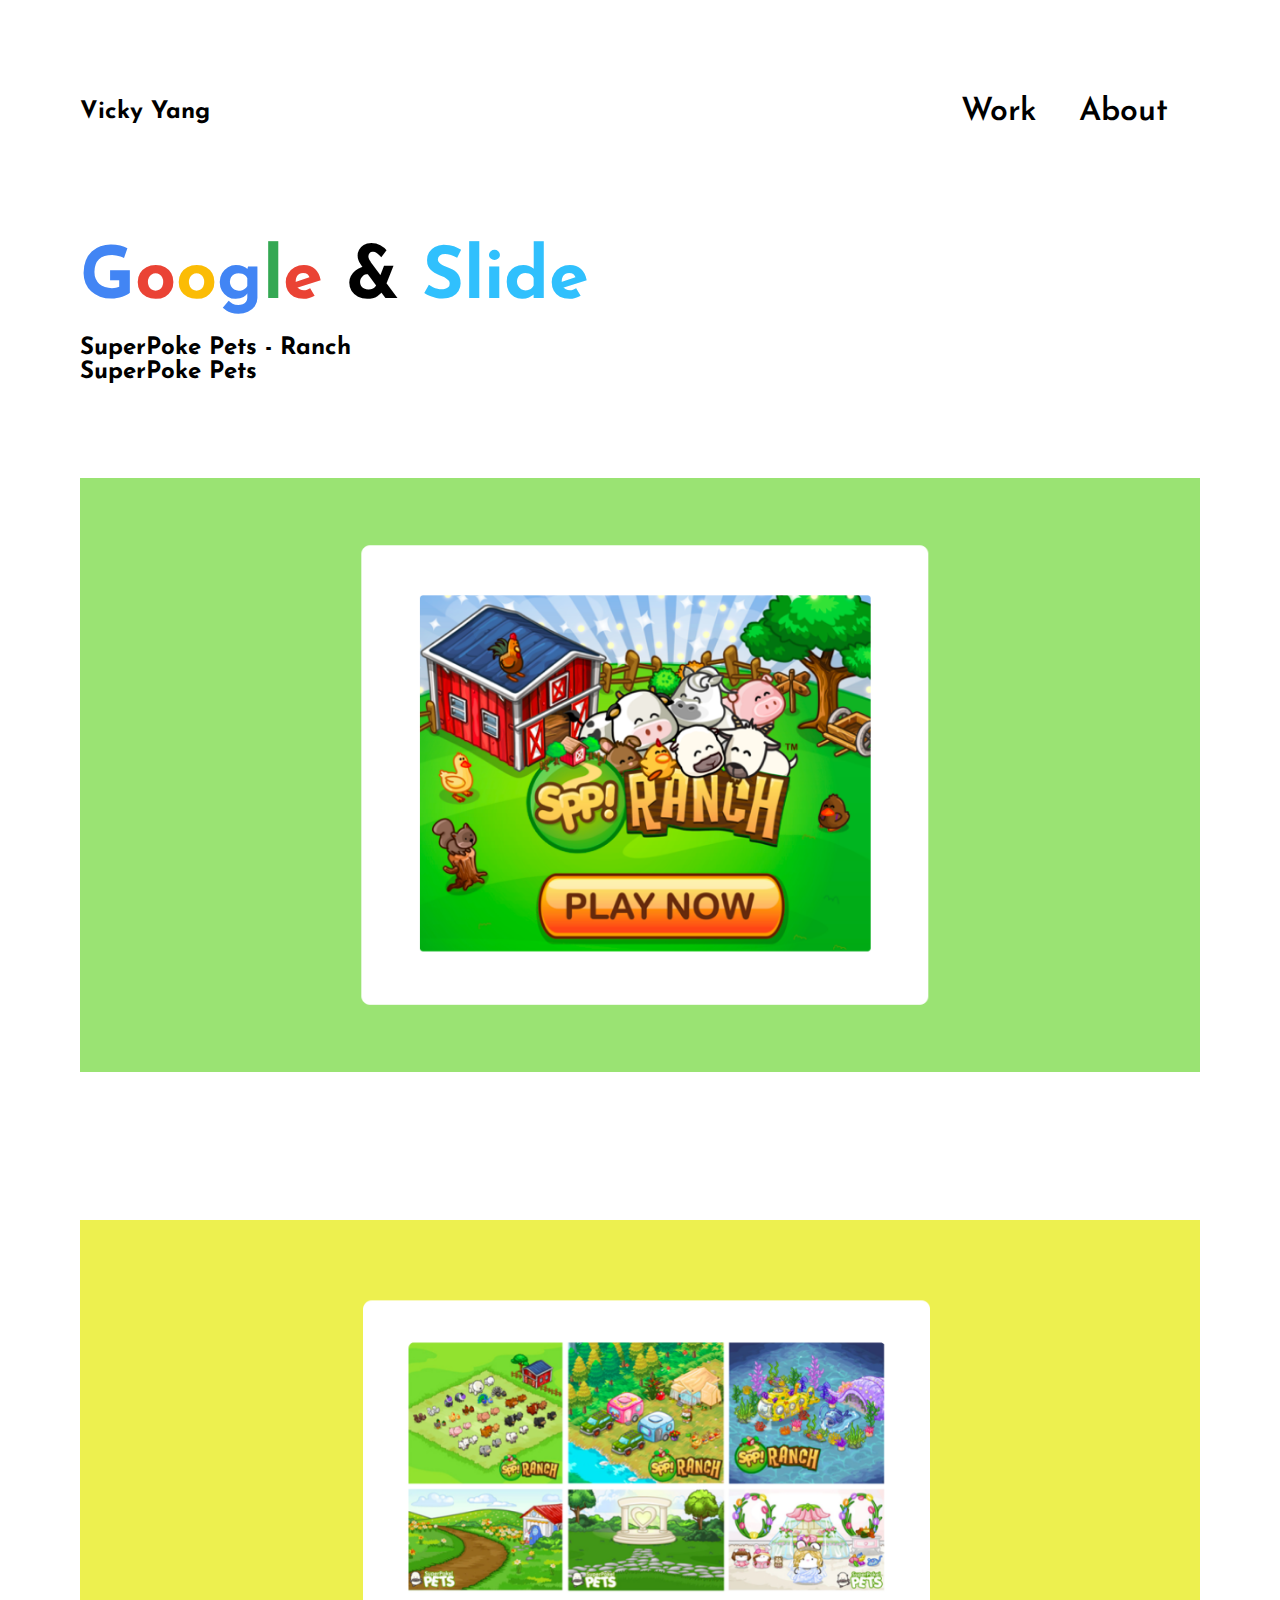
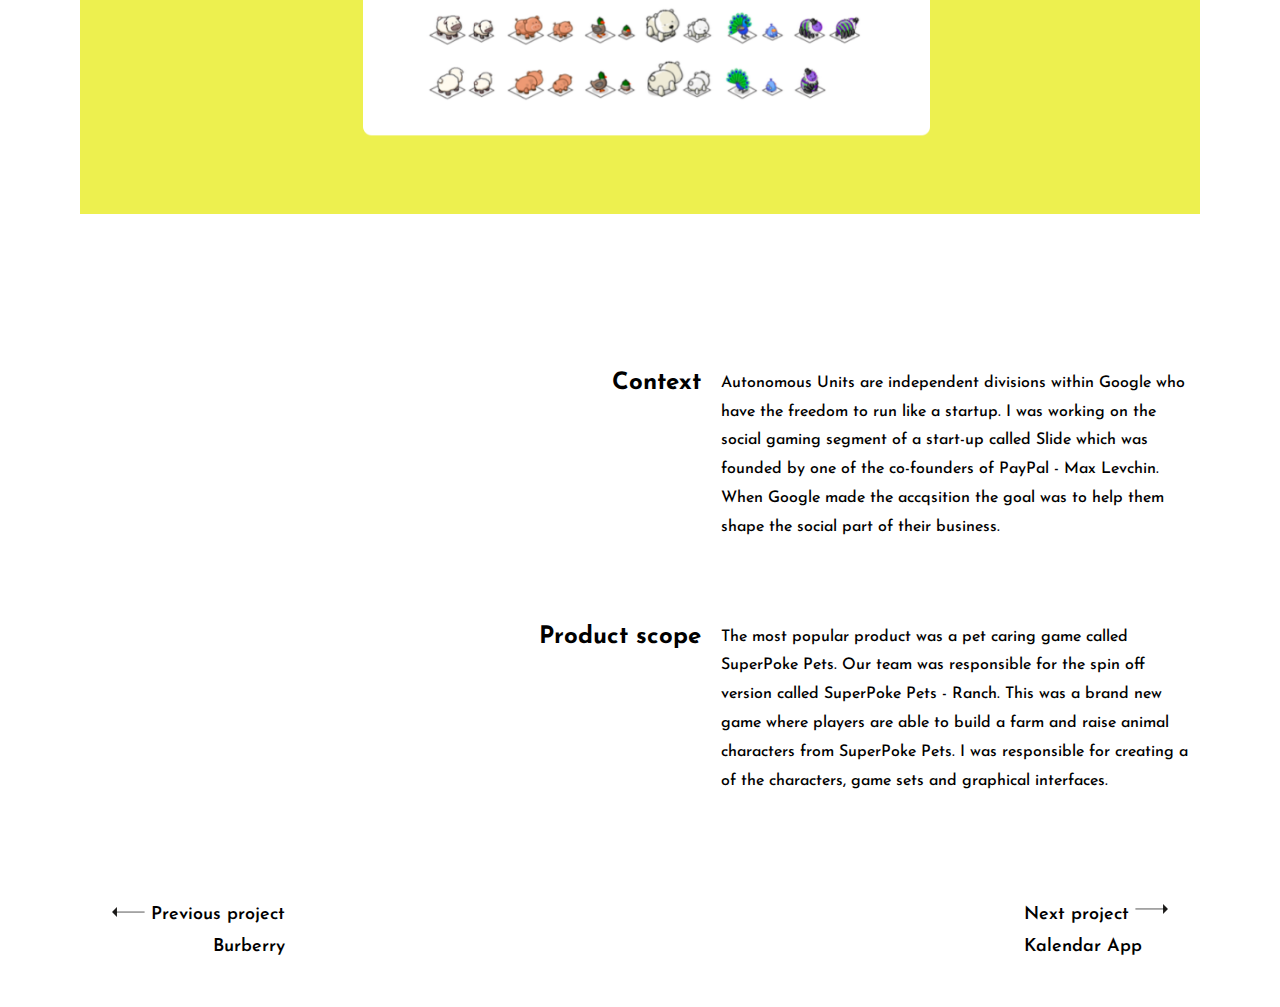
<file: project_google.html>
<!DOCTYPE html>

<html>
<head>
	<title>Vicky Yang</title>

	<link rel="stylesheet" type="text/css" href="assets/css/projects.css">
</head>


<body>
	<header>

		<h2>Vicky Yang</h2>

		<nav>
			<a href="index.html">Work</a>
			<a href="about.html">About</a>			
		</nav>
	</header>


	<section class="project_title">	
		<h1>
 		 <span>G</span><span>o</span><span>o</span><span>g</span><span>l</span><span>e</span>
 		 <span> & </span>
 		 <span style='color: #30C0FD'> Slide</span>


		</h1>

		<h2>SuperPoke Pets - Ranch<br>
	SuperPoke Pets</h2>
	</section>


	<section class="project_img_single">
		<img src="assets/images/google_slide_01.png" alt="">
	</section>

	<section class="project_img_single">
		<img src="assets/images/google_slide_02.png" alt="">
	</section>	


	<main class="project">

	<div class="project_title">	
		<h2>Context</h2>
	</div>
	

	<div class="project_text">
		<p>Autonomous Units are independent divisions within Google who have the freedom to run like a startup.

		I was working on the social gaming segment of a start-up called Slide which was founded by one of the co-founders of PayPal - Max Levchin.  

		When Google made the accqsition the goal was to help them shape the social part of their business.
 		</p>
	</div>

	</main>

	<main class="project">

	<div class="project_title">
		<h2>Product scope</h2>
	</div>	

	<div class="project_text">
		<p>The most popular product was a pet caring game called SuperPoke Pets. Our team was responsible for the spin off version called SuperPoke Pets - Ranch. This was a brand new game where players are able to build a farm and raise animal characters from SuperPoke Pets.

		I was responsible for creating a of the characters, game sets and graphical interfaces.
		</p>
	</div>

	</main>





	<footer>
		<div class="pagination">
			<ul>
				<li class="left">
                      <a href="project_burberry.html">
                       <img class="arrow_left" src="assets/images/arrow-left.svg"> 
                        Previous project<br>
                        Burberry
                      </a>
                </li>
					<li class="right">
                       <a href="project_side_kalendar.html">
                        Next project
                        <img class="arrow_right" src="assets/images/arrow-right.svg">
                        <br>Kalendar App
                   </a>
               </li>
			</ul>
		</div>
	</footer>



</body>
</html>
</file>
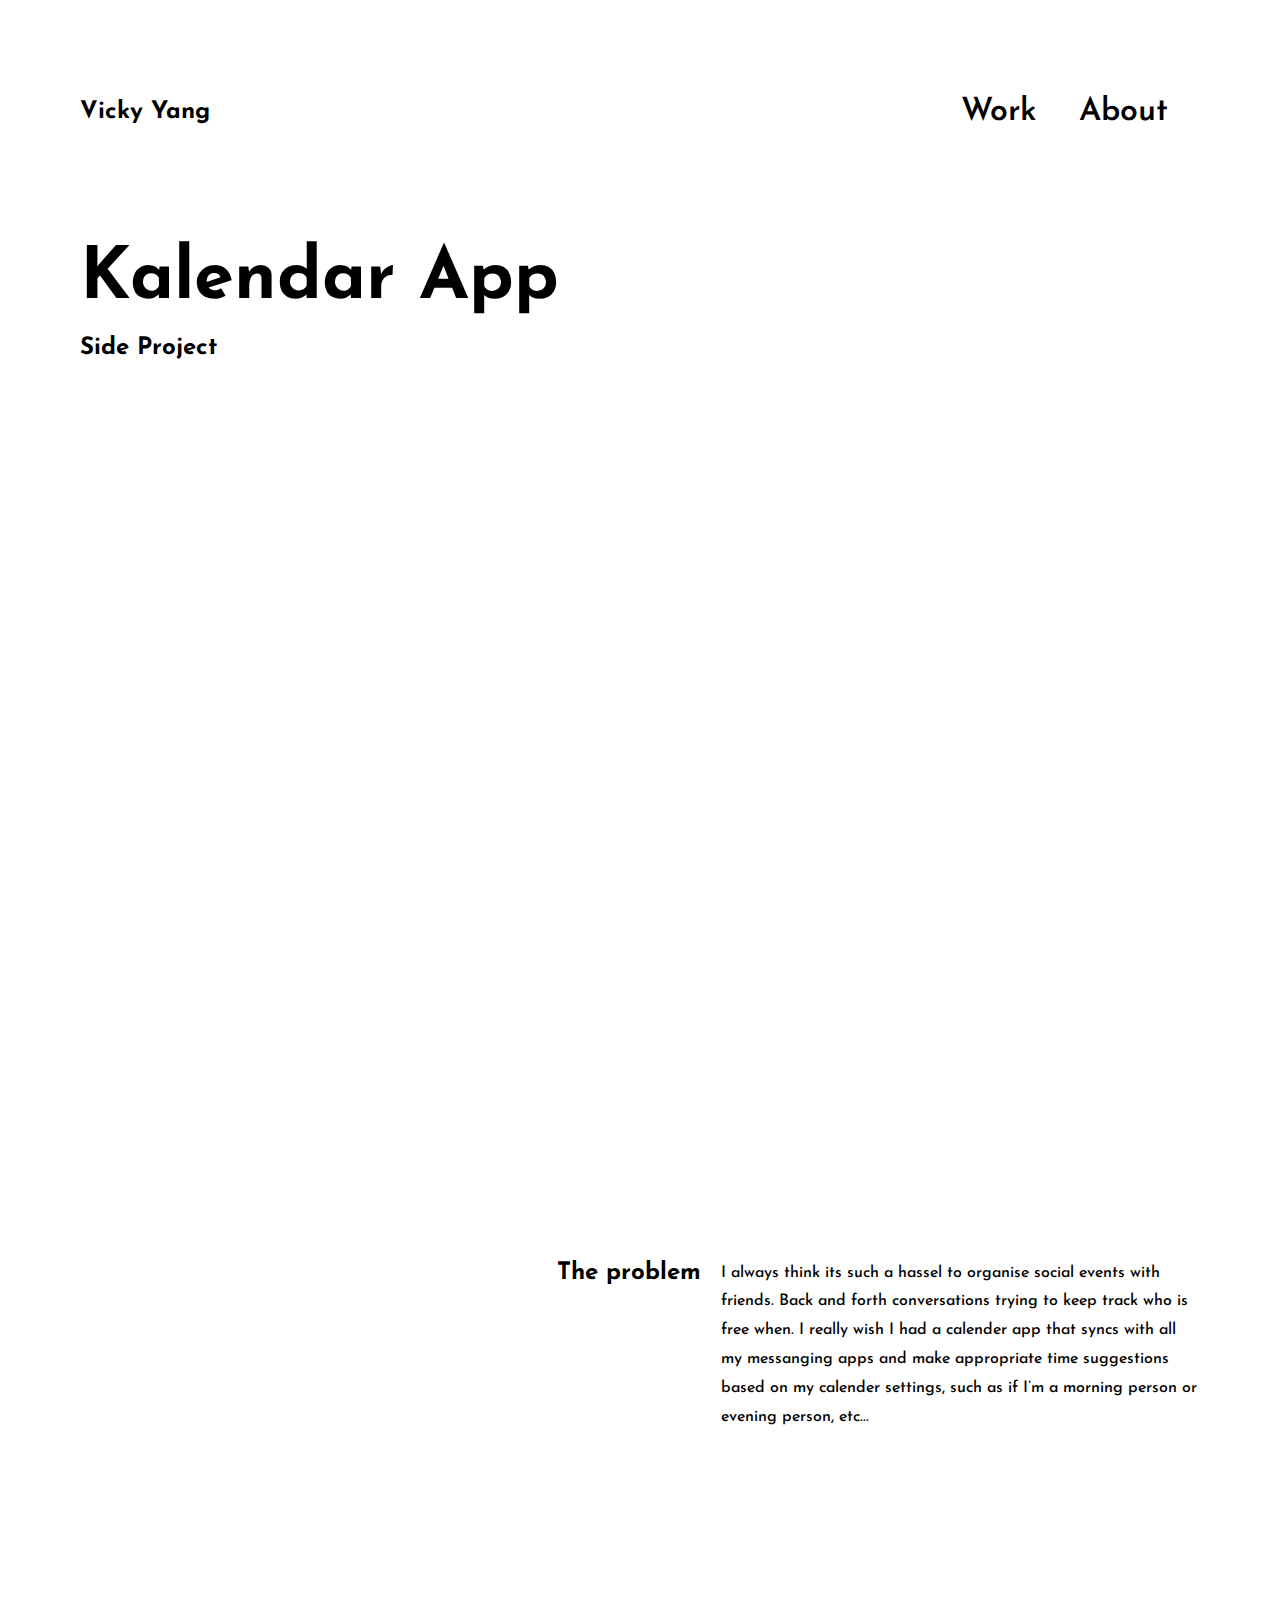
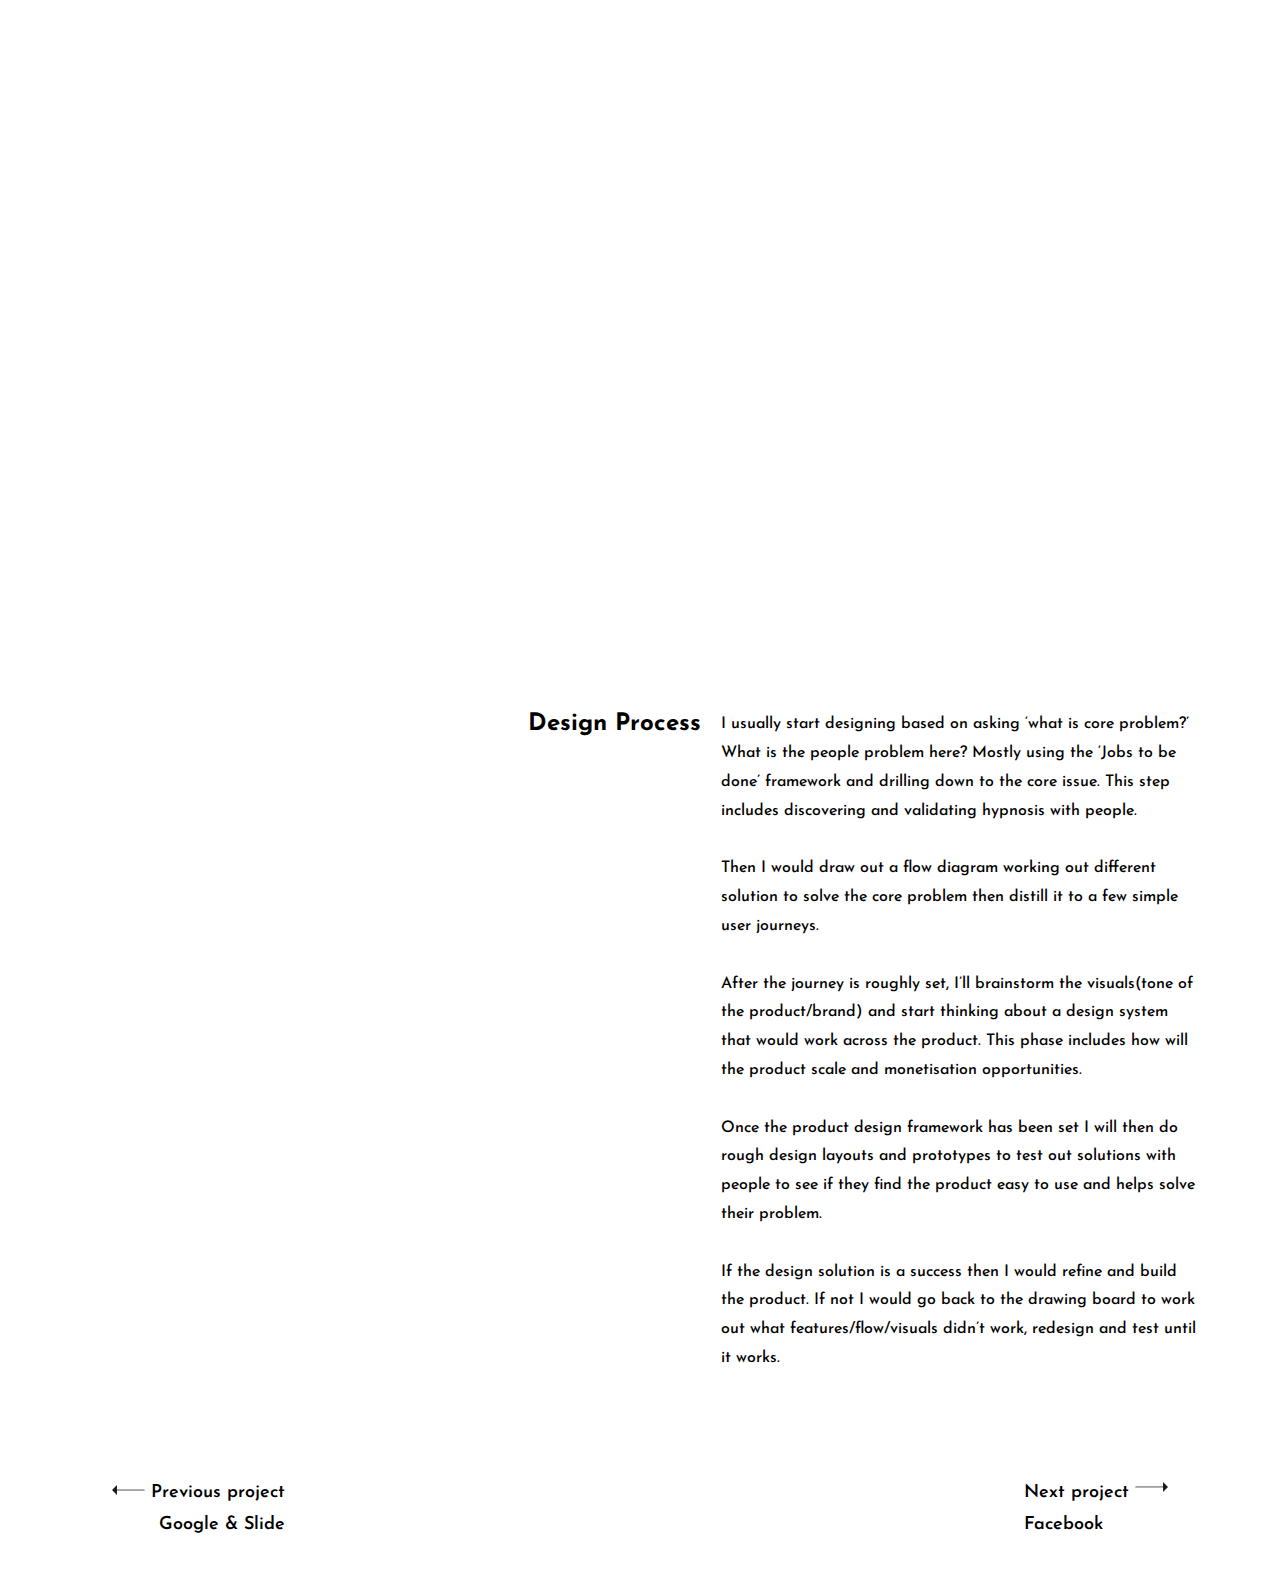
<file: project_side_kalendar.html>
<!DOCTYPE html>

<html>
<head>
	<title>Vicky Yang</title>

	<link rel="stylesheet" type="text/css" href="assets/css/projects.css">
</head>

<body>
	<header>

		<h2>Vicky Yang</h2>
			
		<nav>
			<a href="index.html">Work</a>
			<a href="about.html">About</a>	
		</nav>
	</header>


	<section class="project_title">	
		<h1>Kalendar App</h1>
		<h2>Side Project</h2>
	</section>


	<main class="project">
         <div  class="video_wrapper">
			<iframe src="https://player.vimeo.com/video/417662950" width="1100" height="720" frameborder="0" allow="autoplay; fullscreen" allowfullscreen></iframe>
         </div>		
	</main>		


<!-- 	<section class="project_img_single">	
		<video controls>
		  	<source src="assets/images/Kalendar_02.mov" type="">
		</video> 
	</section>	 -->
	



	<main class="project">

	<div class="project_title">	
		<h2>The problem</h2>
	</div>	

	<div class="project_text">
		<p>I always think its such a hassel to organise social events with friends. Back and forth conversations trying to keep track who is free when. I really wish I had a calender app that syncs with all my messanging apps and make appropriate time suggestions based on my calender settings, such as if I’m a morning person or evening person, etc...</p>
		
	</div>


	</main>

	<main class="project">
         <div  class="video_wrapper">
			  <iframe title="vimeo-player" src="https://player.vimeo.com/video/417663204" width="1110" height="720" frameborder="0" allowfullscreen></iframe>
         </div>		
	</main>	


<!-- 	<section class="project_img_single">	
		<video controls>
		  	<source src="assets/images/Kalendar_03.mov" type="">	
		</video> 

	</section> -->		


	<main class="project">

	<div class="project_title">	
		<h2>Design Process</h2>
	</div>	

	<div class="project_text">
		<p>I usually start designing based on asking ‘what is core problem?’ What is the people problem here? Mostly using the ‘Jobs to be done’ framework and drilling down to the core issue. This step includes discovering and validating hypnosis with people.<br>

		<br>Then I would draw out a flow diagram working out different solution to solve the core problem then distill it to a few simple user journeys.<br>

		<br>After the journey is roughly set, I’ll brainstorm the visuals(tone of the product/brand) and start thinking about a design system that would work across the product. This phase includes how will the product scale and monetisation opportunities.<br>

		<br>Once the product design framework has been set I will then do rough design layouts and prototypes to test out solutions with people to see if they find the product easy to use and helps solve their problem.<br>

		<br>If the design solution is a success then I would refine and build the product. If not I would go back to the drawing board to work out what features/flow/visuals didn’t work, redesign and test until it works.</p>
	</div>

	</main>	


	

	<footer>
		<div class="pagination">
			<ul>
				<li class="left">
                      <a href="project_google.html">
                       <img class="arrow_left" src="assets/images/arrow-left.svg"> 
                        Previous project<br>
                        Google & Slide
                      </a>
                </li>
					<li class="right">
                       <a href="project_facebook_ad.html">
                        Next project
                        <img class="arrow_right" src="assets/images/arrow-right.svg">
                        <br>Facebook
                   </a>
               </li>
			</ul>
		</div>
	</footer>



</body>
</html>
</file>
<file: assets/css/main.css>
/* landing page*/

@import url('https://fonts.googleapis.com/css2?family=Josefin+Sans:wght@600&display=swap');


body {
	font-family: Josefin Sans;
	color: white;
	font-style: normal;
	font-weight: 500;


	background-color: #1E419C;
	width: 1120px;
	margin: 80px auto 48px auto;
}

h1 {
	font-size: 72px;
	margin: 0;
}

h2 {
	font-size: 24px;
}

nav, footer {
	font-family: Josefin Sans;
	font-weight: 600;
	font-size: 32px;
}


header {
	display: flex;
	flex-direction: row;
	align-items: center;
	justify-content: space-between;
	margin: 0 0 0 32px;
}


a {
	text-decoration: none;
	color: white;
	transition: color 0.3;
	margin: 0 32px 0 0;
/*	font-size: 24px;*/
}

a:hover {
	color: #E3B848;
}


section {
	margin: 0 0 80px 0;
	display: grid;
	grid-template-columns: repeat(16, 1fr);
	gap: 20px 20px;
}

section.quote {
	margin: 175px 60px 192px 0;

}

section h1 {
	grid-column: 6 / span 12;

}

section h2 {
	grid-column: 6 / span 12;
}

section.selected_works {
	margin: 0 0 0 0;

}


section.project div.right_content {
	grid-column: 6 / span 12;
	line-height: 1.2;
}

section.project div.right_content h3 {
	margin: 8px 0 0 0;
}

section.project div.right_content a {
	font-size: 72px;
}


section.project div.left_content {
	grid-column: 5 / span 1;
}

section.project div.left_content h2 {
	margin: 7px 0 0 0;
	text-align: right;
}


section.get_in_touch {
	display: flex;
	justify-content: center;
	margin: 204px 0px 80px 0px;
}

footer {
	display: flex;
	align-items: center;
	justify-content: center;
}

footer a {
	margin: 0 16px 0 16px;

}


/* about page */


body.about_body {
	font-family: Josefin Sans;
	color: black;
	font-style: normal;
	font-weight: 500;


	background-color: white;
	width: 1120px;
	margin: 80px auto 48px auto;
}

body.about_body header nav a.about_a {
	color: black;
}

body.about_body header nav a.about_a:hover {
	color: #E3B848;	
}

section.about_me h1 {
	grid-column: 6 / span 8;
	line-height: 1.8;	
	margin: 175px 0 0 0;
}

section.about_me h3 {
	grid-column: 6 / span 9;
	line-height: 1.8;
	margin: 0 0 80px 0;		
}


section.work-history h2.compnay {
	grid-column: 6 / span 4;
	margin: 0;
		
}

section.work-history h2.dates {
	grid-column: 13 / span 4;
	margin: 0;	
		
}

section.work-history h3 {
	grid-column: 6 / span 5;
	margin: -15px 0 0 0;	
	line-height: 1.8;	
}


footer.about_footer {
	display: flex;
	align-items: center;
	justify-content: center;
}

footer.about_footer a {
	text-decoration: none;
	color: black;
	transition: color 0.3;
	margin: 150px 32px 0 0;
}

footer.about_footer a:hover {
	color: #E3B848;	
}



/* homepage media query */

@media (max-width: 1120px) {
	body {
		width: auto;
	}

	body.about_body {
		width: auto;
	}
}


@media (max-width: 980px) {

	section.project div.right_content,
	section.project div.left_content
		 {
		grid-column: 2 / span 12;

	}

section.project div.left_content h2 {
	margin: 7px 0 0 0;
	text-align: left;

}	



	section.selected_works h2 {
		grid-column: 2 / span 12;

	}


}


@media (max-width: 790px) {

	header {
		flex-direction: column;
		margin: 0;	
	}

	header a {
		flex-direction: column;
		margin: 0px 32px 0px 32px;	
	}	

	body.about_body header {
		flex-direction: column;		
	}
	
/*	section {
		grid-template-columns: repeat(4, 1fr);
		gap: 18px 18px;
	}*/

	
/*	section h1,*/ 

/*	section.selected_works h2,	
	section.project div.right_content,
	section.project div.left_content,
	section.project div.left_content-alt,
	section.project div.right_content-alt {
		grid-column: 1 / span 4;
		justify-content: center;	
		margin: 0px 50px 0 50px;	
	}
*/
	section.get_in_touch {
		margin: 150px 0px 150px 0;
		grid-column: 2 / span 4;
		justify-content: center;
		text-align: center;
	}

	footer {
		flex-direction: column;
		margin: 150px 0 0 0;
	}

	footer a {
		margin: 15px 8px 15px 8px;		
	}
}


@media (max-width: 670) {
	
	header {
		margin: 0;	
	}

	footer.about_footer {
		flex-direction: column;
	}		

}


@media (max-width: 375px) {
	header {
		flex-direction: column;
	}

	footer {
		flex-direction: column;
	}
}





/* about page media query */


@media (max-width: 980px) {

	section.about_me h1 {
		align-items: center;
		margin: 120px, 30px, 120px 30px;
		grid-column: 2 / span 15;		

	}	

	section.about_me h3 {
		align-items: center;
		margin: 120px, 30px, 120px 30px;
		grid-column: 2 / span 13;		

	}		

	section.experience h1 {
		margin: 120px, 30px, 120px 30px;
		grid-column: 2 / span 12;			

	}


	section.work-history h2.compnay,
	section.work-history h2.dates,	
	section.work-history h3 {
		grid-column: 2 / span 9;					
	}

	footer.about_footer  {
		margin: 150px 0px 0px 0px;

	}		

	footer.about_footer a {
		margin: 10px 20px 10px 20px;


	}		

}


@media (max-width: 670px) {

/*	section.quote h1,
	section.experience h1 {
		font-size: 65px;
		line-height: 1.2;
	}*/

	footer.about_footer {
		flex-direction: column;
	}	
}




@media (max-width: 375px) {
	header {
		flex-direction: column;
	}
</file>
<file: assets/css/projects.css>
@import url('https://fonts.googleapis.com/css2?family=Josefin+Sans:wght@600&display=swap');

body {
	font-family: Josefin Sans;
	color: black;
	font-style: normal;
	font-weight: 500;

	width: 1120px;
	margin: 80px auto 48px auto;
}

ul {
	list-style-type: none;
}


h1 {
	font-size: 72px;
	margin: 0;
}

h3 {
	font-weight: 600;
}


nav, footer {
	font-family: Josefin Sans;
	font-weight: 600;
	font-size: 32px;
}


header {
	display: flex;
	flex-direction: row;
	align-items: center;
	justify-content: space-between;
/*	margin: 0 0 0 32px;*/
}




a {
	text-decoration: none;
	color: black;
	transition: color 0.3;
	margin: 0 32px 0 0;
}

a:hover {
	color: #E3B848;
}


a.inline_link {
	text-decoration: underline;
	margin: 0;
}


section {	
	display: flex;
	flex-direction: row;
	justify-content: flex-end;
}



section.project_title {
	margin: 100px 0 0 0;
	flex-direction: column;
	justify-content: flex-start;
}

/*Google colour*/

section.project_title h1 span:nth-child(1),
section.project_title h1 span:nth-child(4) {
	 color:#4285F4;
	/*white-space: nowrap;*/
}

section.project_title h1 span:nth-child(2),
section.project_title h1 span:nth-child(6) {
	color:#EA4335;	
}

section.project_title h1 span:nth-child(3) {
	color:#FBBC05;	
}
section.project_title h1 span:nth-child(5) {
	color:#34A853;	
}

section.project_img_single img {
/*	background-color: #C4C4C4;*/
	margin: 74px 0 74px 0;
	width: 1120px;

}

section.project_img_single video {
/*	background-color: #C4C4C4;*/
	margin: 74px 0 74px 0;
	width: 1120px;

}


/*section.project_title h2 {
	margin: 0 0 85px 0;
}*/



main {
	margin: 74px 0 74px 0;
	display: grid;
	grid-template-columns: repeat(16, 1fr);
	gap: 20px 20px;
}




main.project div.project_title {
	margin: 0 0 68px 0; 
	line-height: 1.8;
	grid-column: 7 / span 3;
}

main.project div.project_title h2{
	text-align: right;
	margin: 0;
}


main.project div.project_text {
	margin: 7px 0 0 0;
	grid-column: 10 / span 7;	
	line-height: 1.8;

}

main.project div.project_text p, h3 {
	margin: 0;

}


footer a {
	margin: 0 0 0 0;
}

footer div.pagination {
	margin: 100px 0 0 0;
}

footer div.pagination ul {
	display: flex;
	flex-direction: row;
	justify-content: space-between;
	align-items: center;
	padding: 0;
	margin: 100px 0 0 0;
}

footer div.pagination ul li.left {
	text-align: right;
	margin: 0 0 0 32px;
} 

footer div.pagination ul li.right {
	text-align: left;
	margin: 0 32px 0 0;
} 

footer div.pagination ul li.left img.arrow_left {
	margin: 0 0 6px 0;
}

footer div.pagination ul li.right img.arrow_right {
	margin: 0 0 4px 0;
}

#fb_title {
	color: #1A60B1;
}






/* media queries */

@media (max-width: 1130px) {

body {
	width: auto;
	margin: 0 32px 0 32px;
}

section.project_img_single img {
	margin: 74px 32px 74px 32px;
	width: 1000px;

}

section.project_img_single video {
	margin: 74px 32px 74px 32px;
	width: 1000px;

}

main.project div.project_title h2 {
	text-align: left;
}



}


@media (max-width: 980px) {

	footer div.pagination ul {
	margin: 0;
}	



section.project_title {
	margin: 80px 0 0 0;
}

section.project_title h1 {
	font-size: 62px;
}


section.project_img_single img {
	margin: 74px 32px 74px 32px;
	width: 780px;

}

section.project_img_single video {
	margin: 74px 32px 74px 32px;
	width: 780px;

}


main.project div.project_title {
		grid-column: 1 / span 4;
		margin:0;	
}

main.project div.project_text {
		grid-column: 5 / span 14;	
}
	


}


@media (max-width: 790px) {

	header {
		flex-direction: column;
		margin: 0;
	}

	header a {
		margin: 0px 32px 0px 32px;			
	}

	main.project div.project_title {
		grid-column: 1 / span 16;
		margin:0;	
	}

	main.project div.project_text {
		grid-column: 1 / span 16;	
	}

section.project_img_single img {
	margin: 74px 32px 74px 32px;
	width: 630px;

}

section.project_img_single video {
	margin: 74px 32px 74px 32px;
	width: 630px;

}	

footer div.pagination ul li.left  {
		margin: 0;
} 

footer div.pagination ul li.right  {
		margin: 0;
	} 

}	



@media (max-width: 630px) {

section.project_img_single img {
	margin: 74px 32px 74px 32px;
	width: 500px;

}

section.project_img_single video {
	margin: 74px 32px 74px 32px;
	width: 500px;

}	


footer div.pagination ul li.left a {
		font-size: 24px;
		margin: 0;
} 

footer div.pagination ul li.right a {
		font-size: 24px;
		margin: 0;
	} 

}

@media (max-width: 525px) {
	width: 320px;

}

section.project_img_single video {
	width: 320px;

}		

footer div.pagination ul li.left a {
		font-size: 18px;
} 

footer div.pagination ul li.right a {
		font-size: 18px;
	} 

footer div.pagination ul li.left img.arrow_left {
	margin: 0 0 2px 0;
}


}
</file>
